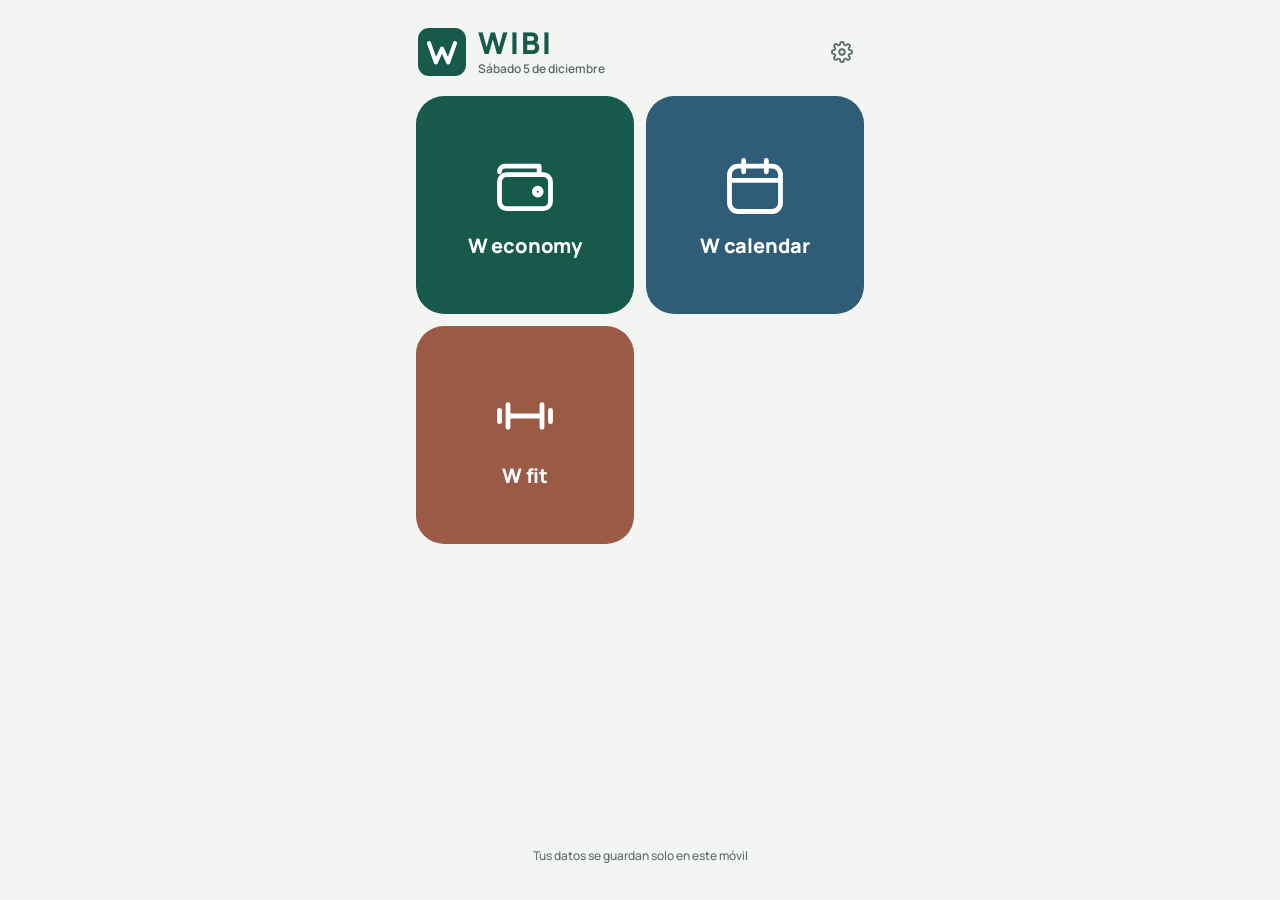
<file: index.html>
<!doctype html>
<html lang="es">
<head>
<meta charset="utf-8">
<meta name="viewport" content="width=device-width, initial-scale=1, viewport-fit=cover">
<title>WIBI</title>
<meta name="theme-color" content="#F2F5F2">
<meta name="description" content="WIBI: app personal para el móvil">
<link rel="manifest" href="manifest.webmanifest">
<link rel="icon" type="image/png" sizes="192x192" href="icons/icon-192.png">
<link rel="apple-touch-icon" href="icons/apple-touch-icon.png">
<meta name="apple-mobile-web-app-capable" content="yes">
<meta name="mobile-web-app-capable" content="yes">
<meta name="apple-mobile-web-app-title" content="WIBI">
<meta name="apple-mobile-web-app-status-bar-style" content="default">
<link rel="preconnect" href="https://fonts.googleapis.com">
<link rel="preconnect" href="https://fonts.gstatic.com" crossorigin>
<link href="https://fonts.googleapis.com/css2?family=Figtree:wght@400;500;600;700;800&amp;family=Manrope:wght@400;500;600;700;800&amp;family=Bricolage+Grotesque:wght@600;700;800&amp;family=Barlow:wght@400;500;600;700&amp;family=Barlow+Condensed:wght@600;700;800&amp;family=Rubik:wght@400;500;600;700;800&amp;display=swap" rel="stylesheet">
<link rel="stylesheet" href="css/styles.css?v=0.43.0">
<link rel="stylesheet" href="css/calendar.css?v=0.43.0">
<link rel="stylesheet" href="css/economy.css?v=0.43.0">
<link rel="stylesheet" href="css/fit.css?v=0.43.0">
</head>
<body>
<div id="app"></div>
<div id="overlay-root"></div>
<script type="module" src="js/main.js"></script>
</body>
</html>
</file>
<file: css/styles.css>
/* ============================================================
   WIBI · estilos
   Los colores viven en variables (--nombre). Cambiar de claro a
   oscuro solo cambia el valor de esas variables.
   ============================================================ */

:root {
  --bg: #F2F5F2;
  --card: #FFFFFF;
  --text: #1B2A26;
  --muted: #5B6B66;
  --line: #E4EBE7;
  --track: #F2F5F2;
  --primary: #17594A;
  --on-primary: #FFFFFF;
  --accent-text: #17594A;
  --outline: #17594A;
  --banner-bg: #FBF1DC;
  --banner-text: #6B4A0A;
  --banner-btn: #17594A;
  --banner-btn-text: #FFFFFF;
  --danger: #A33A2B;
  color-scheme: light;
}

:root[data-theme="dark"] {
  --bg: #0F1A17;
  --card: #1A2824;
  --text: #E6EFEB;
  --muted: #9DB0A9;
  --line: #26372F;
  --track: #0F1A17;
  --primary: #17594A;
  --on-primary: #FFFFFF;
  --accent-text: #7FD4BB;
  --outline: #7FD4BB;
  --banner-bg: #2B2412;
  --banner-text: #F0D79A;
  --banner-btn: #E0A33A;
  --banner-btn-text: #2B1D00;
  --danger: #F08A78;
  color-scheme: dark;
}

* { box-sizing: border-box; -webkit-tap-highlight-color: transparent; }

html, body {
  margin: 0;
  background: var(--bg);
  color: var(--text);
  font-family: 'Manrope', system-ui, -apple-system, 'Segoe UI', Roboto, sans-serif;
  -webkit-text-size-adjust: 100%;
}

body { min-height: 100vh; min-height: 100dvh; }

button { font: inherit; color: inherit; cursor: pointer; border: 0; background: none; padding: 0; }
button:focus-visible, label:focus-within, a:focus-visible { outline: 3px solid var(--outline); outline-offset: 2px; }

svg.icon { width: 1em; height: 1em; display: block; }

/* ---------- Estructura de pantalla ---------- */

#app {
  max-width: 480px;
  margin: 0 auto;
  min-height: 100vh;
  min-height: 100dvh;
  display: flex;
  flex-direction: column;
  gap: 12px;
  padding: calc(20px + env(safe-area-inset-top)) 16px calc(24px + env(safe-area-inset-bottom)) 16px;
}

.spacer { flex: 1; }
.footnote { font-size: 12px; font-weight: 500; color: var(--muted); text-align: center; }

/* ---------- Cabecera de inicio ---------- */

.home-top { display: flex; align-items: center; justify-content: space-between; min-height: 64px; }
.brand { display: flex; align-items: center; gap: 12px; padding-left: 2px; }
.brand svg { width: 48px; height: 48px; display: block; }
.brand-text { display: flex; flex-direction: column; gap: 1px; }
.wordmark { font-size: 30px; font-weight: 800; letter-spacing: 2px; line-height: 1.05; color: var(--accent-text); }
.today { font-size: 12px; font-weight: 600; color: var(--muted); }

.icon-btn {
  width: 44px; height: 44px; border-radius: 22px;
  display: flex; align-items: center; justify-content: center;
  font-size: 22px; color: var(--muted);
}
.icon-btn.filled { background: var(--card); color: var(--text); font-size: 20px; }

/* ---------- Aviso de copia ---------- */

.banner {
  background: var(--banner-bg);
  border-radius: 20px;
  padding: 12px 12px 12px 16px;
  display: flex; align-items: center; gap: 12px;
}
.banner p { flex: 1; margin: 0; font-size: 13px; font-weight: 600; color: var(--banner-text); line-height: 1.4; }
.banner button {
  height: 44px; padding: 0 18px; border-radius: 22px;
  background: var(--banner-btn); color: var(--banner-btn-text);
  font-size: 13px; font-weight: 800;
}

/* ---------- Cuadrados de las secciones ---------- */

.grid { display: grid; grid-template-columns: repeat(2, minmax(0, 1fr)); gap: 12px; }

.tile {
  aspect-ratio: 1 / 1;
  border-radius: 28px;
  padding: 16px;
  display: flex; flex-direction: column; align-items: center; justify-content: center;
  gap: 12px;
  text-align: center;
}
.tile .tile-icon { font-size: 68px; line-height: 0; }
.tile .tile-icon svg { stroke-width: 1.7; }
.tile .tile-name { font-size: 20px; font-weight: 800; letter-spacing: -0.2px; }
.tile .tile-soon { font-size: 11px; font-weight: 700; margin-top: -10px; }

.tile.active { background: var(--c); color: var(--on); }

.tile.pending {
  border: 1.5px dashed color-mix(in srgb, var(--c) 55%, var(--bg));
  background: color-mix(in srgb, var(--c) 13%, var(--bg));
  color: color-mix(in srgb, var(--c) 82%, #000);
  gap: 8px;
}
:root[data-theme="dark"] .tile.pending { color: color-mix(in srgb, var(--c) 45%, #fff); }

/* ---------- Pantallas interiores ---------- */

.top { display: flex; align-items: center; gap: 12px; min-height: 56px; }
.top h1 { margin: 0; font-size: 22px; font-weight: 800; letter-spacing: -0.3px; }

.card { background: var(--card); border-radius: 20px; padding: 16px; display: flex; flex-direction: column; gap: 12px; }
.card h2 { margin: 0; font-size: 14px; font-weight: 700; }
.card .hint { margin: 0; font-size: 12px; font-weight: 500; color: var(--muted); line-height: 1.45; }
.head { display: flex; flex-direction: column; gap: 2px; }

.segmented { background: var(--track); border-radius: 16px; padding: 4px; display: flex; gap: 4px; }
.segmented button {
  flex: 1; height: 44px; border-radius: 12px;
  font-size: 13px; font-weight: 700; color: var(--muted);
}
.segmented button[aria-pressed="true"] { background: var(--primary); color: var(--on-primary); font-weight: 800; }

.row-card { text-align: left; width: 100%; flex-direction: row; align-items: center; }
.row-card .grow { flex: 1; display: flex; flex-direction: column; gap: 8px; }
.row-card .chev { font-size: 16px; color: var(--muted); }
.dots { display: flex; gap: 6px; }
.dots span { width: 22px; height: 22px; border-radius: 11px; display: block; }

.btn-row { display: flex; gap: 8px; }
.btn {
  flex: 1; height: 48px; border-radius: 24px;
  font-size: 14px; font-weight: 800;
  display: flex; align-items: center; justify-content: center; gap: 8px;
}
.btn .icon { font-size: 18px; stroke-width: 2.2; }
.btn.primary { background: var(--primary); color: var(--on-primary); }
.btn.outline { border: 2px solid var(--outline); color: var(--outline); }
.btn.danger { background: var(--danger); color: #fff; }
.btn:disabled { opacity: 0.6; cursor: default; }
.text-btn { height: 44px; font-size: 13px; font-weight: 800; color: var(--accent-text); align-self: center; padding: 0 12px; }

.lines { display: flex; flex-direction: column; gap: 2px; font-size: 12px; font-weight: 500; color: var(--muted); line-height: 1.45; }

/* ---------- Color de las secciones ---------- */

.color-card { padding: 12px 16px; gap: 8px; }
.color-head { display: flex; align-items: center; gap: 10px; }
.mini-tile {
  width: 36px; height: 36px; border-radius: 12px;
  background: var(--c); color: var(--on);
  display: flex; align-items: center; justify-content: center; font-size: 20px;
}
.color-name { font-size: 15px; font-weight: 700; }

.swatches { display: flex; justify-content: space-between; }
.swatch { position: relative; width: 44px; height: 44px; display: flex; align-items: center; justify-content: center; }
.swatch .dot {
  width: 32px; height: 32px; border-radius: 50%;
  background: var(--s); color: #fff;
  display: flex; align-items: center; justify-content: center; font-size: 14px;
}
.swatch .dot .icon { stroke-width: 3; }
.swatch[aria-pressed="true"] .dot, .swatch.custom.chosen .dot { width: 30px; height: 30px; outline: 2.5px solid var(--text); outline-offset: 2px; }
.swatch.custom .dot { background: transparent; border: 1.5px dashed var(--muted); color: var(--muted); }
.swatch.custom.chosen .dot { background: var(--s); border: 0; color: var(--on); }
.swatch.custom input { position: absolute; inset: 0; width: 100%; height: 100%; opacity: 0; cursor: pointer; }

/* ---------- Avisos y diálogos ---------- */

.toast {
  position: fixed; left: 50%; transform: translateX(-50%);
  bottom: calc(24px + env(safe-area-inset-bottom));
  max-width: min(440px, calc(100vw - 32px));
  background: var(--text); color: var(--bg);
  padding: 12px 18px; border-radius: 22px;
  font-size: 13px; font-weight: 700; text-align: center; z-index: 30;
}

.modal-back {
  position: fixed; inset: 0; background: rgba(0, 0, 0, 0.5);
  display: flex; align-items: center; justify-content: center;
  padding: 24px; z-index: 20;
}
.modal { background: var(--card); color: var(--text); border-radius: 24px; padding: 20px; width: 100%; max-width: 380px; display: flex; flex-direction: column; gap: 12px; }
.modal h2 { margin: 0; font-size: 18px; font-weight: 800; }
.modal p { margin: 0; font-size: 14px; font-weight: 500; color: var(--muted); line-height: 1.5; }

/* ---------- Secciones en construcción ---------- */

.construction { align-items: center; text-align: center; padding: 32px 16px; gap: 14px; }
.construction .tile-icon { font-size: 64px; line-height: 0; color: var(--c); }
.construction .tile-icon svg { stroke-width: 1.7; }
.construction h2 { font-size: 18px; font-weight: 800; }

/* ---------- Campos dentro de diálogos ---------- */

.modal .field { display: flex; flex-direction: column; gap: 6px; font-size: 12px; font-weight: 600; color: var(--muted); }
.modal .field input {
  height: 48px; border: 1px solid var(--field, #8AA09A); border-radius: 12px; padding: 0 12px;
  font: inherit; font-size: 16px; font-weight: 600; color: var(--text); background: var(--card);
}

/* ---------- Botón atrás discreto ---------- */
.app-back {
  position: fixed; z-index: 15;
  top: calc(2px + env(safe-area-inset-top, 0px)); left: calc(2px + env(safe-area-inset-left, 0px));
  width: 44px; height: 40px; display: grid; place-items: center;
  color: inherit; opacity: .45; background: none; border: 0; border-radius: 10px;
  -webkit-tap-highlight-color: transparent;
}
.app-back:active { opacity: .9; }
.app-back[hidden] { display: none; }
#app.full.has-back { padding-top: 30px; }

.bk-state { display: flex; align-items: center; justify-content: center; gap: 7px; margin: 0 0 6px; font-size: 12px; font-weight: 700; color: var(--text); opacity: .75; }
.bk-state i { width: 9px; height: 9px; border-radius: 50%; background: #2FA562; }
.bk-state.soon i { background: #E0A33A; } .bk-state.late i { background: #E5484D; }
.toast.nudge { display: flex; align-items: center; gap: 10px; text-align: left; padding: 8px 8px 8px 16px; }
.toast.nudge button { height: 36px; padding: 0 14px; border-radius: 18px; background: var(--bg); color: var(--text); font-size: 12px; font-weight: 800; white-space: nowrap; }
.toast.nudge button.x { padding: 0; width: 36px; background: transparent; color: var(--bg); }
</file>
<file: css/calendar.css>
/* ============================================================
   W calendar · aspecto propio (se activa con la clase "in-cal")
   ============================================================ */

:root.in-cal {
  --bg: #F4F6F8; --card: #FFFFFF; --text: #14202B; --muted: #4A5A69;
  --line: #D5DCE3; --line2: #E6EBF0; --track: #E6EBF0;
  --primary: #0F766E; --on-primary: #FFFFFF; --outline: #0F766E; --accent-text: #0F766E;
  --danger: #B3261E; --field: #8896A3; --hero: #14202B; --hero-text: #FFFFFF; --hero-muted: #C9D3DC;
  --seg-on: #FFFFFF;
}
:root.in-cal[data-theme="dark"] {
  --bg: #0F161C; --card: #1A242D; --text: #E8EEF3; --muted: #9FB0BF;
  --line: #2B3945; --line2: #243039; --track: #243039;
  --primary: #0F766E; --on-primary: #FFFFFF; --outline: #5FD1C6; --accent-text: #5FD1C6;
  --danger: #F08A78; --field: #6E8294; --hero: #22323F; --hero-text: #FFFFFF; --hero-muted: #B5C3CF;
  --seg-on: #34495A;
}
html.in-cal, html.in-cal body { background: var(--bg); font-family: 'Figtree', system-ui, -apple-system, 'Segoe UI', Roboto, sans-serif; }
#app.full { max-width: 480px; padding: 0; gap: 0; }

.cal { flex: 1; display: flex; flex-direction: column; min-height: 100vh; min-height: 100dvh; background: var(--bg); color: var(--text); }
.cal-head { display: flex; align-items: center; gap: 8px; padding: calc(14px + env(safe-area-inset-top)) 16px 8px; }
.cal-head .grow { flex: 1; min-width: 0; }
.cal-sub { font-size: 12px; font-weight: 600; color: var(--muted); }
.cal-title { font-size: 22px; font-weight: 700; line-height: 1.15; }
.ci { display: block; flex: none; }

.cal-round {
  width: 44px; height: 44px; border-radius: 50%; flex: none;
  background: var(--card); color: var(--text); box-shadow: inset 0 0 0 1px var(--line);
  display: flex; align-items: center; justify-content: center;
}
.cal-pill {
  flex: 1; min-width: 0; height: 44px; padding: 0 16px; border-radius: 22px;
  background: var(--card); color: var(--text); box-shadow: inset 0 0 0 1px var(--line);
  display: flex; align-items: center; justify-content: space-between; font-size: 16px; font-weight: 700;
}
.cal-pill span { display: flex; align-items: center; gap: 8px; min-width: 0; }
.cal-pill i { width: 10px; height: 10px; border-radius: 50%; flex: none; }
.cal-head-col { display: flex; flex-direction: column; gap: 8px; padding: calc(12px + env(safe-area-inset-top)) 16px 8px; }
.cal-head-col .row { display: flex; align-items: center; gap: 8px; }
.cal-head-col .row.between { justify-content: space-between; padding-left: 4px; }
.cal-head-col .month-row { padding-left: 4px; }
.cal-head-col .month-row .cal-title { flex: 1; min-width: 0; white-space: nowrap; }
.cal-head-col .month-row .cal-round { width: 36px; height: 36px; }
.cal-today-btn { flex: none; height: 36px; padding: 0 12px; border-radius: 18px; font-size: 13px; font-weight: 700; color: var(--accent-text); box-shadow: inset 0 0 0 1.5px var(--outline); }

.cal-main { display: flex; flex-direction: column; gap: 12px; padding: 8px 16px 0; }
.cal-main.tight { gap: 10px; }
.cal-main.flush { padding: 0; gap: 10px; }
.cal-note { font-size: 14px; color: var(--muted); line-height: 1.45; }
.cal-note.small { font-size: 12px; line-height: 1.4; }

/* Tarjetas */
.cal-cards { display: grid; grid-template-columns: repeat(3, minmax(0, 1fr)); gap: 8px; padding: 0 10px; }
.cal-card { background: var(--card); border-radius: 10px; padding: 6px 10px; box-shadow: inset 0 0 0 1px var(--line); display: flex; align-items: baseline; gap: 5px; white-space: nowrap; min-width: 0; }
.cal-card b { font-size: 16px; font-weight: 700; line-height: 1.1; }
.cal-card span { font-size: 11px; font-weight: 500; color: var(--muted); overflow: hidden; text-overflow: ellipsis; }
.cal-section { background: var(--card); border-radius: 16px; padding: 14px 16px; box-shadow: inset 0 0 0 1px var(--line); display: flex; flex-direction: column; gap: 10px; }
.cal-section h3 { margin: 0; font-size: 14px; font-weight: 700; }
.cal-section .opt { font-size: 12px; color: var(--muted); }
.cal-section .rowh { display: flex; align-items: baseline; justify-content: space-between; gap: 8px; }

/* Cuadrícula del mes */
.cal-week { display: grid; grid-template-columns: repeat(7, minmax(0, 1fr)); gap: 4px; padding: 0 10px; text-align: center; font-size: 12px; font-weight: 600; color: var(--muted); }
.cal-grid { display: grid; grid-template-columns: repeat(7, minmax(0, 1fr)); gap: 4px; padding: 0 10px; }
.cal-cell {
  display: flex; flex-direction: column; gap: 3px; height: 92px; border-radius: 10px; padding: 5px 5px 4px;
  overflow: hidden; text-align: left; background: var(--card); color: var(--muted); box-shadow: inset 0 0 0 1.5px var(--field);
}
.cal-cell.blank { background: transparent; box-shadow: none; }
.cal-cell.painted { box-shadow: none; }
:root { --frame: #8B98A4; }
:root[data-theme="dark"] { --frame: #9AA9B6; }
@media (prefers-color-scheme: dark) { :root:not([data-theme="light"]) { --frame: #9AA9B6; } }
.cal-cell.today { outline: 2.5px solid #E5383B; outline-offset: -2.5px; z-index: 1; }
.cal-cell.today .dn { background: #E5383B; color: #fff; border-radius: 8px; padding: 2px 4px; margin: -2px 0 0 -2px; }
/* Vista del mes: casillas pegadas y más altas */
.cal-grid.month { gap: 0; padding: 0; margin: 0 6px; border-top: 1px solid var(--field); border-left: 1px solid var(--field); }
.cal-grid.month .cal-cell { height: 96px; border-radius: 0; padding: 4px 4px 3px; box-shadow: none; border-right: 1px solid var(--field); border-bottom: 1px solid var(--field); }
.cal-grid.month .cal-cell.blank { background: transparent; color: var(--muted); opacity: 0.45; }
.cal-grid.month .cal-cell.today { box-shadow: none; }
.cal-grid.month .cal-cell .txt { flex: 0 1 auto; border-radius: 4px; padding: 2px 3px; align-self: stretch; }
.cal-week.month { gap: 0; padding: 0; margin: 0 6px; }
.cal-cell .tp { display: flex; justify-content: space-between; align-items: flex-start; line-height: 1; gap: 2px; }
.cal-cell .tp .chips { gap: 2px; margin-top: -1px; }
.cal-cell .dn { font-size: 13px; font-weight: 500; }
.cal-cell .code { font-size: 14px; font-weight: 600; }
.cal-cell .chips { display: flex; gap: 3px; }
.cal-cell .txt { flex: 1 1 0; min-height: 0; font-size: 10px; font-weight: 500; line-height: 1.2; display: -webkit-box; -webkit-line-clamp: 4; -webkit-box-orient: vertical; overflow: hidden; word-break: break-word; }
.cal-chip { width: 12px; height: 12px; border-radius: 3px; background: #FFFFFF; box-shadow: inset 0 0 0 1px rgba(20, 32, 43, 0.25); display: flex; align-items: center; justify-content: center; }
.cal-grid.brush { gap: 6px; padding: 0 16px; touch-action: none; user-select: none; -webkit-user-select: none; }
.cal-grid.brush .cal-cell { height: 58px; padding: 6px 6px 4px; cursor: pointer; background: transparent; }
.cal-grid.brush .cal-cell.painted { background: unset; }
.cal-grid.brush .cal-cell .dn { font-size: 12px; }
.cal-grid.brush .cal-cell .code { font-size: 13px; }
.cal-week.wide { gap: 6px; padding: 0 16px; }

/* Botones */
.cal-btn { height: 52px; border-radius: 14px; background: var(--primary); color: var(--on-primary); font-size: 16px; font-weight: 700; display: flex; align-items: center; justify-content: center; gap: 8px; width: 100%; }
.cal-btn.slim { height: 48px; }
.cal-btn.outline { background: transparent; box-shadow: inset 0 0 0 1.5px var(--outline); color: var(--outline); }
.cal-btn.dashed { background: transparent; box-shadow: none; border: 1.5px dashed var(--outline); color: var(--outline); }
.cal-btn.plain-danger { background: transparent; color: var(--danger); height: 44px; }
.cal-btn.done { width: auto; height: 44px; padding: 0 18px; border-radius: 22px; }
.cal-btn:disabled { opacity: 0.55; }
.cal-foot { margin-top: auto; padding: 16px 16px calc(24px + env(safe-area-inset-bottom)); display: flex; flex-direction: column; gap: 6px; }
.cal-pad { padding: 0 10px; }

/* Barra inferior */
.cal-nav { position: sticky; bottom: 0; margin-top: auto; z-index: 5; display: flex; justify-content: space-around; background: var(--card); border-top: 1px solid var(--line); padding: 6px 8px calc(14px + env(safe-area-inset-bottom)); }
.cal-tab { display: flex; flex-direction: column; align-items: center; justify-content: center; gap: 3px; min-width: 62px; min-height: 48px; font-size: 12px; font-weight: 600; color: var(--muted); }
.cal-tab[aria-current="page"] { color: var(--accent-text); font-weight: 700; }
.cal-spacer { height: 16px; flex: none; }

/* Pestañas tipo segmentado */
.cal-tabs { display: flex; gap: 4px; padding: 4px; border-radius: 14px; background: var(--track); }
.cal-tabs button { flex: 1; min-height: 40px; border-radius: 10px; font-size: 16px; font-weight: 600; color: var(--muted); }
.cal-tabs button[aria-selected="true"], .cal-tabs button[aria-pressed="true"] { background: var(--seg-on); color: var(--text); font-weight: 700; box-shadow: 0 1px 2px rgba(20, 32, 43, 0.18); }
.cal-tabs.small { padding: 3px; border-radius: 12px; gap: 2px; flex: none; }
.cal-tabs.small button { min-width: 56px; min-height: 38px; font-size: 14px; border-radius: 9px; flex: none; }

/* Fichas de turno (pincel y día) */
.cal-tiles { display: grid; gap: 2px; }
.cal-tiles.c7 { grid-template-columns: repeat(7, minmax(0, 1fr)); gap: 0; }
.cal-tiles.c6 { grid-template-columns: repeat(6, minmax(0, 1fr)); }
.cal-tile { border-radius: 14px; padding: 8px 0; display: flex; flex-direction: column; align-items: center; gap: 4px; color: var(--text); min-width: 0; }
.cal-tile[aria-pressed="true"] { background: var(--bg); box-shadow: 0 0 0 2px var(--text); }
.cal-tile .sw { width: 38px; height: 38px; border-radius: 12px; font-size: 17px; font-weight: 700; display: flex; align-items: center; justify-content: center; box-shadow: inset 0 0 0 1px rgba(20, 32, 43, 0.12); }
.cal-tiles.c6 .sw { width: 40px; height: 40px; font-size: 18px; }
.cal-tile .sw.erase { background: var(--card); box-shadow: inset 0 0 0 1.5px var(--field); }
.cal-tile .lab { font-size: 12px; font-weight: 600; max-width: 100%; overflow: hidden; text-overflow: ellipsis; white-space: nowrap; padding: 0 2px; }
.cal-tile[aria-pressed="true"] .lab { font-weight: 700; }
.cal-panel { position: sticky; bottom: 0; margin-top: auto; background: var(--card); border-radius: 20px 20px 0 0; padding: 16px 8px calc(24px + env(safe-area-inset-bottom)); box-shadow: 0 -1px 0 var(--line); display: flex; flex-direction: column; gap: 10px; }
.cal-panel h3 { margin: 0; padding: 0 8px; font-size: 14px; font-weight: 700; }
.cal-count { margin: 0 16px; padding: 10px 12px; border-radius: 12px; background: var(--card); box-shadow: inset 0 0 0 1px var(--line); display: flex; justify-content: space-between; align-items: center; font-size: 14px; }

/* Zonas (botones de elección) */
.cal-zones { display: grid; grid-template-columns: repeat(2, minmax(0, 1fr)); gap: 8px; }
.cal-choice { height: 44px; border-radius: 12px; background: var(--card); box-shadow: inset 0 0 0 1.5px var(--field); font-size: 15px; font-weight: 600; padding: 0 6px; overflow: hidden; text-overflow: ellipsis; white-space: nowrap; }
.cal-choice[aria-pressed="true"] { background: var(--primary); color: var(--on-primary); font-weight: 700; box-shadow: none; }

/* Interruptor */
.cal-switch-row { background: var(--card); border-radius: 16px; padding: 10px 16px; box-shadow: inset 0 0 0 1px var(--line); display: flex; align-items: center; justify-content: space-between; gap: 12px; font-size: 16px; font-weight: 600; }
.cal-switch-row .l { display: flex; align-items: center; gap: 10px; }
.cal-switch { width: 52px; height: 32px; border-radius: 16px; padding: 3px; background: var(--field); display: flex; align-items: center; flex: none; }
.cal-switch i { width: 26px; height: 26px; border-radius: 50%; background: #FFFFFF; display: block; }
.cal-switch[aria-checked="true"] { background: var(--primary); justify-content: flex-end; }

/* Campos */
.cal-field { display: flex; flex-direction: column; gap: 6px; }
.cal-field > span, .cal-label { font-size: 12px; font-weight: 600; color: var(--muted); }
.cal-input, .cal-textarea {
  width: 100%; height: 48px; border: 1px solid var(--field); border-radius: 12px; padding: 0 12px;
  font: inherit; font-size: 16px; font-weight: 600; color: var(--text); background: var(--card);
}
.cal-textarea { height: auto; min-height: 72px; resize: none; padding: 10px 12px; font-weight: 500; }
.cal-grid2 { display: grid; gap: 10px; grid-template-columns: repeat(2, minmax(0, 1fr)); }
.cal-grid2.wide-left { grid-template-columns: minmax(0, 2fr) minmax(0, 1fr); }
.cal-info { background: var(--card); border-radius: 12px; padding: 10px 14px; box-shadow: inset 0 0 0 1px var(--line); display: flex; justify-content: space-between; align-items: center; gap: 8px; }
.cal-info span { font-size: 14px; color: var(--muted); }
.cal-info b { font-size: 16px; font-weight: 700; text-align: right; }
.cal-colors { display: grid; grid-template-columns: repeat(6, minmax(0, 1fr)); gap: 8px; }
.cal-color { height: 40px; border-radius: 10px; display: flex; align-items: center; justify-content: center; box-shadow: inset 0 0 0 1px rgba(20, 32, 43, 0.18); }
.cal-color.empty { box-shadow: none; border: 1.5px dashed var(--field); }
.cal-color.big { height: 44px; border-radius: 12px; }
.cal-color[aria-pressed="true"] { box-shadow: 0 0 0 2px var(--bg), 0 0 0 4px var(--text); }
.cal-colorpick { background: var(--card); border-radius: 12px; padding: 6px 14px; box-shadow: inset 0 0 0 1px var(--line); display: flex; justify-content: space-between; align-items: center; font-size: 16px; font-weight: 600; }
.cal-colorpick input { width: 56px; height: 40px; border: 0; padding: 0; border-radius: 8px; background: transparent; }
.cal-radio { min-height: 64px; background: var(--card); border-radius: 14px; padding: 10px 14px; box-shadow: inset 0 0 0 1px var(--line); display: flex; align-items: center; gap: 12px; font-size: 16px; font-weight: 600; line-height: 1.3; text-align: left; width: 100%; }
.cal-radio.on { box-shadow: inset 0 0 0 2px var(--primary); }
.cal-radio .dot { width: 22px; height: 22px; border-radius: 50%; flex: none; box-shadow: inset 0 0 0 2px var(--field); }
.cal-radio.on .dot { box-shadow: inset 0 0 0 6px var(--primary); }

/* Listas */
.cal-list { display: flex; flex-direction: column; gap: 10px; }
.cal-row { min-height: 72px; background: var(--card); border-radius: 16px; padding: 10px 14px; box-shadow: inset 0 0 0 1px var(--line); display: flex; align-items: center; gap: 12px; text-align: left; width: 100%; color: var(--text); }
.cal-row .sw { width: 44px; height: 44px; border-radius: 12px; font-size: 20px; font-weight: 700; display: flex; align-items: center; justify-content: center; flex: none; box-shadow: inset 0 0 0 1px rgba(20, 32, 43, 0.12); }
.cal-row .sw.sm { width: 40px; height: 40px; font-size: 18px; font-weight: 800; }
.cal-row .tx { flex: 1; min-width: 0; display: flex; flex-direction: column; gap: 2px; }
.cal-row .tx b { font-size: 16px; font-weight: 700; }
.cal-row .tx span { font-size: 14px; color: var(--muted); }
.cal-row .chev { color: var(--muted); }
.cal-lines { background: var(--card); border-radius: 16px; padding: 2px 16px; box-shadow: inset 0 0 0 1px var(--line); display: flex; flex-direction: column; }
.cal-lines .ln { min-height: 52px; display: flex; align-items: center; justify-content: space-between; gap: 8px; text-align: left; width: 100%; font-size: 16px; font-weight: 600; color: var(--text); }
.cal-lines .ln + .ln { border-top: 1px solid var(--line2); }
.cal-lines .ln .r { display: flex; align-items: center; gap: 6px; font-size: 14px; font-weight: 500; color: var(--muted); }
.cal-lines.roomy .ln { min-height: 56px; }

/* Resumen */
.cal-hero { background: var(--hero); color: var(--hero-text); border-radius: 16px; padding: 16px 18px; display: flex; align-items: flex-end; justify-content: space-between; gap: 8px; }
.cal-hero .k { font-size: 14px; font-weight: 600; color: var(--hero-muted); }
.cal-hero .big { font-size: 44px; font-weight: 700; line-height: 1.05; }
.cal-hero .rt { text-align: right; font-size: 14px; font-weight: 600; line-height: 1.5; }
.cal-hero .rt .m { color: var(--hero-muted); }
.cal-bar-row { display: flex; flex-direction: column; gap: 6px; }
.cal-bar-line { display: flex; align-items: center; gap: 10px; }
.cal-bar-line .sw { width: 32px; height: 32px; border-radius: 10px; font-weight: 700; display: flex; align-items: center; justify-content: center; flex: none; box-shadow: inset 0 0 0 1px rgba(20, 32, 43, 0.12); }
.cal-bar-line .nm { flex: 1; min-width: 0; font-size: 16px; font-weight: 600; overflow: hidden; text-overflow: ellipsis; white-space: nowrap; }
.cal-bar-line .dd { font-size: 14px; color: var(--muted); }
.cal-bar-line .hh { min-width: 48px; text-align: right; font-size: 16px; font-weight: 700; }
.cal-bar-line .hh.m { font-size: 14px; font-weight: 400; color: var(--muted); }
.cal-bar { height: 8px; border-radius: 4px; background: var(--track); overflow: hidden; }
.cal-bar i { display: block; height: 100%; border-radius: 4px; box-shadow: inset 0 0 0 1px rgba(20, 32, 43, 0.15); }
.cal-sep { border-top: 1px solid var(--line2); padding-top: 10px; }
.cal-zrow { display: flex; align-items: center; gap: 10px; min-height: 44px; }
.cal-zrow .zn { width: 120px; font-size: 15px; font-weight: 600; overflow: hidden; text-overflow: ellipsis; white-space: nowrap; }
.cal-zrow .zb { flex: 1; height: 10px; border-radius: 5px; background: var(--track); display: flex; overflow: hidden; }
.cal-zrow .zb i { height: 10px; border-radius: 5px; background: var(--primary); display: block; }
.cal-zrow .zc { min-width: 24px; text-align: right; font-size: 16px; font-weight: 700; }
.cal-pend { min-height: 56px; border-radius: 16px; padding: 0 16px; border: 1.5px dashed var(--field); display: flex; align-items: center; justify-content: space-between; width: 100%; color: var(--text); font-size: 16px; font-weight: 600; }
.cal-pend .go { display: flex; align-items: center; gap: 4px; font-size: 14px; font-weight: 700; color: var(--accent-text); }
.cal-pendrow { background: var(--card); border-radius: 16px; padding: 10px 14px; box-shadow: inset 0 0 0 1px var(--line); display: flex; align-items: center; gap: 12px; }
.cal-select { height: 44px; min-width: 152px; border: 1px solid var(--field); border-radius: 12px; padding: 0 10px; font: inherit; font-size: 15px; font-weight: 600; background: var(--card); color: var(--text); }

/* Festivos */
.cal-fest { min-height: 64px; display: flex; align-items: center; gap: 12px; }
.cal-fest + .cal-fest { border-top: 1px solid var(--line2); }
.cal-fest .dt { width: 44px; height: 44px; border-radius: 12px; background: var(--bg); display: flex; flex-direction: column; align-items: center; justify-content: center; line-height: 1.05; flex: none; }
.cal-fest .dt b { font-size: 18px; font-weight: 800; }
.cal-fest .dt span { font-size: 12px; font-weight: 600; color: var(--muted); }
.cal-fest .tx { flex: 1; min-width: 0; display: flex; flex-direction: column; gap: 2px; }
.cal-fest .tx b { font-size: 16px; font-weight: 600; }
.cal-fest .tx span { font-size: 14px; color: var(--muted); }
.cal-fest .del { width: 44px; height: 44px; display: flex; align-items: center; justify-content: center; color: var(--muted); }
.cal-festbanner { display: flex; align-items: center; gap: 8px; background: var(--card); border-radius: 12px; padding: 10px 14px; box-shadow: inset 0 0 0 1px var(--line); font-size: 14px; font-weight: 600; }

/* Selector de calendario (desplegable) */
.cal-sel-back { position: fixed; inset: 0; background: rgba(20, 32, 43, 0.45); z-index: 20; }
.cal-sel { position: absolute; left: 50%; transform: translateX(-50%); width: min(448px, calc(100vw - 32px)); background: var(--card); color: var(--text); border-radius: 18px; box-shadow: 0 8px 24px rgba(20, 32, 43, 0.25); overflow: hidden; display: flex; flex-direction: column; }
.cal-sel button { min-height: 60px; padding: 0 18px; display: flex; align-items: center; justify-content: space-between; text-align: left; font-size: 16px; font-weight: 600; color: var(--text); }
.cal-sel button + button { border-top: 1px solid var(--line2); }
.cal-sel button.on { background: var(--bg); font-weight: 700; }
.cal-sel button.add { color: var(--accent-text); font-weight: 700; justify-content: flex-start; gap: 12px; }
.cal-sel .nm { display: flex; align-items: center; gap: 12px; min-width: 0; }
.cal-sel .nm i { width: 12px; height: 12px; border-radius: 50%; flex: none; }
.cal-empty { text-align: center; padding: 24px 12px; font-size: 14px; color: var(--muted); line-height: 1.5; }

/* Cambio de mes: la cuadrícula sale y entra con un deslizamiento corto */
@keyframes calOutL { to { opacity: 0; transform: translateX(-22px); } }
@keyframes calOutR { to { opacity: 0; transform: translateX(22px); } }
@keyframes calInR { from { opacity: 0; transform: translateX(22px); } to { opacity: 1; transform: none; } }
@keyframes calInL { from { opacity: 0; transform: translateX(-22px); } to { opacity: 1; transform: none; } }
@keyframes calInF { from { opacity: 0; } to { opacity: 1; } }
.out-l { animation: calOutL 110ms ease-in forwards; }
.out-r { animation: calOutR 110ms ease-in forwards; }
.in-r { animation: calInR 220ms cubic-bezier(.2, .7, .2, 1) both; }
.in-l { animation: calInL 220ms cubic-bezier(.2, .7, .2, 1) both; }
.in-f { animation: calInF 200ms ease-out both; }
@media (prefers-reduced-motion: reduce) { .out-l, .out-r, .in-r, .in-l, .in-f { animation: none; } }

/* Burnout del día */
.cal-scale { display: grid; grid-template-columns: repeat(5, minmax(0, 1fr)); gap: 8px; }
.cal-scale button { height: 46px; border-radius: 12px; background: var(--track); color: var(--text); font-size: 16px; font-weight: 600; box-shadow: inset 0 -3px 0 var(--sc), inset 0 0 0 1px var(--line); }
.cal-scale button[aria-pressed="true"] { background: var(--sc); color: #fff; font-weight: 700; box-shadow: none; outline: 2.5px solid var(--text); outline-offset: 2px; }
.cal-scale-hint { display: flex; justify-content: space-between; font-size: 11px; color: var(--muted); margin-top: -4px; }
.cal-causes { display: flex; flex-wrap: wrap; gap: 8px; }
.cal-cause { min-height: 40px; padding: 0 14px; border-radius: 20px; background: var(--track); color: var(--text); font-size: 14px; font-weight: 600; box-shadow: inset 0 0 0 1px var(--line); }
.cal-cause[aria-pressed="true"] { background: var(--primary); color: var(--on-primary); box-shadow: none; }
.cal-cause-row { min-height: 52px; display: flex; align-items: center; gap: 8px; font-size: 16px; font-weight: 600; }
.cal-cause-row + .cal-cause-row { border-top: 1px solid var(--line2); }
.cal-cause-row .nm { flex: 1; min-width: 0; overflow: hidden; text-overflow: ellipsis; white-space: nowrap; }
.cal-cause-row button { min-height: 44px; padding: 0 6px; font-size: 14px; font-weight: 700; color: var(--accent-text); }
.cal-cause-row button.del { color: var(--danger); }

/* Barra de burnout medio del mes (bajo la cuadrícula) */
.cal-stressbar { display: flex; align-items: center; gap: 10px; margin: 0 14px; min-height: 28px; }
.cal-stressbar .l { font-size: 12px; font-weight: 600; color: var(--muted); }
.cal-stressbar .tr { position: relative; flex: 1; height: 8px; border-radius: 4px; background: var(--track); }
.cal-stressbar .fl { position: absolute; inset: 0 auto 0 0; border-radius: 4px; }
.cal-stressbar .tk { position: absolute; top: -2px; bottom: -2px; width: 1px; background: var(--field); opacity: 0.5; }
.cal-stressbar b { font-size: 15px; font-weight: 700; min-width: 30px; text-align: right; }
/* Resumen de burnout */
.cal-bandbar { display: flex; height: 12px; border-radius: 6px; overflow: hidden; background: var(--track); }
.cal-bandbar i { display: block; }
.cal-ybars { display: flex; align-items: flex-end; gap: 5px; height: 110px; }
.cal-ybars div { flex: 1; display: flex; flex-direction: column; justify-content: flex-end; height: 100%; }
.cal-ybars i { display: block; border-radius: 4px 4px 0 0; min-height: 2px; }
.cal-ylabels { display: flex; gap: 5px; font-size: 10px; color: var(--muted); }
.cal-ylabels span { flex: 1; text-align: center; }

/* Horas: bloque destacado más pequeño */
.cal-hero.compact { padding: 12px 16px; align-items: center; }
.cal-hero.compact .big { font-size: 26px; }
.cal-hero.compact .k { font-size: 13px; }
.cal-hero.compact .rt { font-size: 13px; }

/* Comparar calendarios */
.cmp-who { display: grid; grid-template-columns: 1fr 1fr; gap: 8px; }
.cmp-sel { background: var(--card); border-radius: 14px; box-shadow: inset 0 0 0 1px var(--line); padding: 8px 12px; display: flex; flex-direction: column; gap: 2px; min-width: 0; }
.cmp-sel > span { font-size: 11px; font-weight: 700; color: var(--muted); text-transform: uppercase; letter-spacing: .06em; }
.cmp-sel select { width: 100%; min-width: 0; font: inherit; font-size: 15px; font-weight: 700; color: var(--text); background: transparent; border: 0; padding: 2px 0; text-overflow: ellipsis; }
.cmp-chips { display: flex; flex-wrap: wrap; gap: 6px; }
.cmp-chip { display: flex; align-items: center; gap: 6px; min-height: 36px; padding: 0 12px; border-radius: 18px; background: var(--card); box-shadow: inset 0 0 0 1px var(--line); font-size: 13px; font-weight: 600; color: var(--text); }
.cmp-chip i { width: 10px; height: 10px; border-radius: 5px; flex: none; }
.cmp-chip .n { opacity: .7; font-variant-numeric: tabular-nums; }
.cmp-chip[aria-pressed="true"] { background: var(--primary); color: var(--on-primary); box-shadow: none; }
.cmp-grid { display: grid; grid-template-columns: repeat(7, minmax(0, 1fr)); gap: 3px; }
.cmp-cell { position: relative; height: 64px; border-radius: 9px; overflow: hidden; display: flex; flex-direction: column; background: var(--card); text-align: left; }
.cmp-cell.blank { visibility: hidden; }
.cmp-cell::after { content: ""; position: absolute; inset: 0; border-radius: 9px; border: 3px solid transparent; pointer-events: none; z-index: 3; }
.cmp-cell.free::after { border-color: #2F9E6B; } .cmp-cell.same::after { border-color: #3F6FD1; }
.cmp-cell.one::after { border-color: #E0A020; } .cmp-cell.time::after { border-color: #8A5AC8; }
.cmp-cell.dim { opacity: .22; }
.cmp-cell.today { outline: 2px solid #E5383B; outline-offset: -2px; }
.cmp-cell.sel { outline: 2.5px solid var(--text); outline-offset: 1px; z-index: 4; }
.cmp-cell .dn { position: absolute; left: 4px; top: 2px; z-index: 2; font-size: 10px; font-weight: 700; line-height: 14px; padding: 0 3px; border-radius: 4px; background: rgba(255,255,255,.8); color: #14202B; }
.cmp-row { flex: 1; display: flex; align-items: center; justify-content: flex-end; padding-right: 6px; font-size: 13px; font-weight: 700; }
.cmp-row.hers { border-top: 1px solid rgba(255,255,255,.55); }
.cmp-tag { font-size: 12px; font-weight: 700; padding: 3px 9px; border-radius: 10px; color: #fff; }
.cmp-two { display: grid; grid-template-columns: 1fr 1fr; gap: 8px; }
.cmp-sh { display: flex; align-items: center; gap: 10px; background: var(--track); border-radius: 12px; padding: 8px 10px; min-width: 0; }
.cmp-sh .sw { width: 34px; height: 34px; border-radius: 10px; display: grid; place-items: center; font-weight: 800; font-size: 16px; flex: none; }
.cmp-sh .tx { display: flex; flex-direction: column; min-width: 0; }
.cmp-sh .tx span { font-size: 11px; color: var(--muted); white-space: nowrap; overflow: hidden; text-overflow: ellipsis; }
.cmp-sh .tx b { font-size: 12.5px; }
.cmp-sum { display: grid; grid-template-columns: 1fr 1fr; gap: 8px; }
.cmp-sum div { background: var(--card); box-shadow: inset 0 0 0 1px var(--line); border-radius: 14px; padding: 10px 12px; display: flex; flex-direction: column; gap: 2px; }
.cmp-sum b { font-size: 22px; font-variant-numeric: tabular-nums; }
.cmp-sum span { font-size: 12px; color: var(--muted); }
.cmp-sum i { display: inline-block; width: 9px; height: 9px; border-radius: 5px; margin-right: 6px; }
.cmp-best { display: flex; align-items: center; gap: 10px; width: 100%; min-height: 48px; padding: 8px 0; text-align: left; border-top: 1px solid var(--line2); color: var(--text); }
.cmp-best:first-child { border-top: 0; }
.cmp-best .d { width: 40px; text-align: center; line-height: 1.1; flex: none; }
.cmp-best .d b { display: block; font-size: 17px; } .cmp-best .d span { font-size: 11px; color: var(--muted); font-weight: 600; text-transform: uppercase; }
.cmp-best .t { flex: 1; min-width: 0; display: flex; flex-direction: column; gap: 2px; }
.cmp-best .t b { font-size: 14px; } .cmp-best .t span { font-size: 12px; color: var(--muted); }
.cmp-best i { width: 10px; height: 10px; border-radius: 5px; flex: none; }

/* Cambios de turno */
.cs-sb { display: inline-grid; place-items: center; width: 1.4em; height: 1.4em; border-radius: 7px; font-size: .8em; font-weight: 800; vertical-align: .05em; line-height: 1; box-shadow: inset 0 0 0 1px rgba(20, 32, 43, 0.12); }
.cs-sb.none { background: var(--track); color: var(--muted); }
.cs-h { margin: 4px 0 -4px; font-size: 12px; letter-spacing: .08em; text-transform: uppercase; color: var(--muted); font-weight: 700; }
.cs-item { background: var(--card); border-radius: 16px; padding: 12px 14px; box-shadow: inset 0 0 0 1px var(--line); display: flex; flex-direction: column; gap: 6px; text-align: left; width: 100%; color: var(--text); }
.cs-item .r { display: flex; align-items: center; gap: 8px; justify-content: space-between; }
.cs-item b { font-size: 16px; font-weight: 700; }
.cs-item small { font-size: 13px; color: var(--muted); }
.cs-chip { font-size: 11.5px; font-weight: 700; padding: 3px 8px; border-radius: 999px; background: var(--track); color: var(--muted); white-space: nowrap; }
.cs-chip.find { background: rgba(15, 118, 110, .16); color: var(--accent-text); }
.cs-chip.send { background: rgba(238, 139, 79, .22); color: var(--text); }
.cs-chip.ok { background: rgba(76, 175, 122, .24); color: var(--text); }
.cs-day { border-radius: 16px; overflow: hidden; background: var(--card); box-shadow: inset 0 0 0 1px var(--line); }
.cs-day > header { background: var(--track); padding: 9px 12px; display: flex; align-items: center; gap: 8px; font-weight: 700; }
.cs-day > header span { flex: 1; min-width: 0; }
.cs-day > header em { font-style: normal; font-weight: 500; color: var(--muted); font-size: 13px; }
.cs-person { display: flex; align-items: center; gap: 6px; padding: 8px 12px; border-top: 1px solid var(--line2); }
.cs-person .nm { flex: 1; min-width: 0; font-weight: 600; overflow-wrap: anywhere; }
.cs-person.no .nm { text-decoration: line-through; color: var(--muted); font-weight: 500; }
.cs-person.yes { background: rgba(76, 175, 122, .18); }
.cs-sm { font: inherit; font-size: 13px; font-weight: 700; padding: 0 12px; min-height: 40px; border-radius: 10px; box-shadow: inset 0 0 0 1px var(--field); background: var(--card); color: var(--text); }
.cs-sm.yes { color: #1E7A46; box-shadow: inset 0 0 0 1.5px #1E7A46; }
:root[data-theme="dark"] .cs-sm.yes { color: #6FD39A; box-shadow: inset 0 0 0 1.5px #6FD39A; }
.cs-sm.undo { box-shadow: inset 0 0 0 1px var(--field); color: var(--muted); font-weight: 600; }
.cs-x { width: 36px; min-height: 40px; display: grid; place-items: center; color: var(--muted); flex: none; }
.cs-add { display: flex; gap: 6px; padding: 8px 12px; border-top: 1px solid var(--line2); }
.cs-add input { flex: 1; min-width: 0; height: 40px; font: inherit; padding: 0 10px; border-radius: 10px; border: 1px solid var(--field); background: var(--bg); color: var(--text); }
.cs-banner { background: rgba(76, 175, 122, .2); border-radius: 16px; padding: 12px; display: flex; flex-direction: column; gap: 10px; font-weight: 600; }
.cs-steps { display: flex; gap: 6px; }
.cs-steps div { flex: 1; text-align: center; font-size: 12px; font-weight: 700; padding: 8px 4px; border-radius: 10px; background: var(--track); color: var(--muted); }
.cs-steps div.on { background: var(--primary); color: var(--on-primary); }
.cs-steps div.done { background: rgba(15, 118, 110, .18); color: var(--accent-text); }
.cs-kv { background: var(--card); border-radius: 16px; padding: 12px 14px; box-shadow: inset 0 0 0 1px var(--line); display: flex; flex-direction: column; gap: 10px; }
.cs-kv div { display: flex; flex-direction: column; gap: 1px; }
.cs-kv span { font-size: 12px; color: var(--muted); font-weight: 600; }
.cs-kv b { font-size: 16px; }
.cs-apply { border: 1.5px dashed var(--outline); border-radius: 16px; padding: 12px 14px; display: flex; flex-direction: column; gap: 8px; font-size: 14px; }

.cs-zs { border-radius: 12px; }
.cs-zs summary { display: flex; align-items: center; gap: 10px; min-height: 44px; cursor: pointer; list-style: none; }
.cs-zs summary::-webkit-details-marker { display: none; }
.cs-zs .zn { width: 120px; font-size: 15px; font-weight: 600; overflow: hidden; text-overflow: ellipsis; white-space: nowrap; }
.cs-zs .zb { flex: 1; height: 10px; border-radius: 5px; background: var(--track); display: flex; overflow: hidden; }
.cs-zs .zb i { height: 10px; border-radius: 5px; display: block; }
.cs-zs .zc { min-width: 30px; text-align: right; font-size: 16px; font-weight: 700; }
.cs-zs.few { opacity: .55; }
.cs-zd { font-size: 13px; color: var(--muted); line-height: 1.45; padding: 0 4px 8px; }

/* Cambios de turno: día a librar destacado, un color y una letra por cada día ofrecido */
.cal { --o1: #C2410C; --o2: #1D4ED8; --o3: #7E22CE; --o4: #0F766E; --o5: #BE185D; --o6: #A16207;
  --o1s: #FBE3D6; --o2s: #DCE6FB; --o3s: #EBDDFA; --o4s: #D3EDEA; --o5s: #FADCEA; --o6s: #F5E9C8; }
:root[data-theme="dark"] .cal { --o1: #FB923C; --o2: #7DA2FF; --o3: #C79BF5; --o4: #4FD1C5; --o5: #F58BBA; --o6: #E8C158;
  --o1s: #3A2415; --o2s: #1B2740; --o3s: #2C1D3E; --o4s: #133533; --o5s: #3A1A2A; --o6s: #352B10; }
.cs-hero { border-radius: 16px; padding: 12px 14px; display: flex; flex-direction: column; gap: 2px; background: color-mix(in srgb, var(--sc) 26%, var(--card)); box-shadow: inset 0 0 0 1px color-mix(in srgb, var(--sc) 70%, var(--line)); border-top: 7px solid var(--sc); }
.cs-hero .lab { font-size: 11px; letter-spacing: .1em; text-transform: uppercase; font-weight: 700; color: var(--muted); }
.cs-hero .t { font-size: 25px; font-weight: 800; letter-spacing: -.01em; display: flex; align-items: center; gap: 10px; flex-wrap: wrap; }
.cs-hero .t .cs-sb { font-size: 16px; }
.cs-hero .sm2 { font-size: 13px; color: var(--muted); font-weight: 600; }
.cs-opt { border-left: 6px solid var(--c); }
.cs-opt > header, .cs-pv { background: var(--cs); }
.cs-opt > header .dd, .cs-pv .dd { flex: 1; min-width: 0; font-weight: 800; }
.cs-dot { width: 26px; height: 26px; border-radius: 50%; background: var(--c); color: var(--card); display: grid; place-items: center; font-weight: 800; font-size: 13px; flex: none; }
.cs-shb { display: inline-flex; align-items: center; gap: 5px; padding: 2px 5px; min-height: 32px; border-radius: 8px; color: var(--text); }
.cs-shb small { font-size: 12px; color: var(--muted); font-weight: 700; }
.cs-shb[aria-expanded="true"] { background: var(--track); }
.cs-tc { display: flex; align-items: center; gap: 6px; flex-wrap: wrap; padding: 8px 12px; border-top: 1px solid var(--line2); }
.cs-tc small { font-size: 12px; color: var(--muted); font-weight: 600; }
.cs-tb { display: inline-flex; align-items: center; gap: 6px; min-height: 38px; padding: 0 12px 0 6px; border-radius: 999px; font: inherit; font-size: 13px; font-weight: 700; color: var(--text); background: var(--card); box-shadow: inset 0 0 0 1.5px var(--field); }
.cs-tb[aria-pressed="true"] { box-shadow: inset 0 0 0 2px var(--text); }
.cs-big { font-size: 17px; font-weight: 600; }
.cs-ex { display: flex; flex-wrap: wrap; gap: 6px; }
.cs-ex button { font: inherit; font-size: 13px; font-weight: 600; padding: 0 11px; min-height: 36px; border-radius: 999px; background: var(--track); color: var(--text); }
.cs-prev { display: flex; flex-direction: column; gap: 8px; }
.cs-pv { display: flex; flex-wrap: wrap; align-items: center; gap: 8px; padding: 8px 10px; border-radius: 12px; border: 1.5px dashed var(--c); }
.cs-pv .cs-tc { width: 100%; padding: 4px 0 0; border: 0; }
.cs-bad, .need { color: #B3261E; font-size: 13px; font-weight: 700; }
:root[data-theme="dark"] .cs-bad, :root[data-theme="dark"] .need { color: #F08A78; }
.cs-mini { display: grid; grid-template-columns: repeat(7, 1fr); gap: 3px; text-align: center; }
.cs-mini .h { font-size: 11px; color: var(--muted); font-weight: 700; }
.cs-mini .c { position: relative; aspect-ratio: 1 / .9; border-radius: 8px; box-shadow: inset 0 0 0 1px var(--line); font-size: 11px; font-weight: 600; color: var(--muted); padding: 2px 0 0 4px; text-align: left; }
.cs-mini .c.past { opacity: .4; }
.cs-mini .c.o { background: var(--cs); box-shadow: inset 0 0 0 1.5px var(--c); color: var(--text); }
.cs-mini .c.o i { position: absolute; right: 3px; bottom: 3px; width: 15px; height: 15px; border-radius: 50%; background: var(--c); color: var(--card); font-style: normal; font-weight: 800; font-size: 10px; display: grid; place-items: center; }
.cs-mini .c.free { box-shadow: inset 0 0 0 2px var(--text); color: var(--text); }
.cs-mini .c.free::after { content: "libro"; position: absolute; left: 0; right: 0; bottom: 2px; text-align: center; font-size: 9px; font-weight: 800; }
.cs-opt > header > .cs-dot, .cs-shb .cs-sb { flex: none; }

/* Hoy: casilla elevada, con marco y sombra */
.cal-cell.today, .cal-grid.month .cal-cell.today { outline: 0; border-radius: 10px; transform: translateY(-3px); z-index: 3;
  box-shadow: 0 0 0 2.5px var(--text), 0 6px 14px rgba(0, 0, 0, .3) !important; }
.cal-cell.today .dn { background: transparent; color: inherit; border-radius: 0; padding: 0; margin: 0; font-weight: 800; }

/* Mes que sigue al dedo */
.cal-main { touch-action: pan-y; }
.cal-pager { overflow: hidden; }
.pg-track { display: flex; width: 300%; align-items: flex-start; will-change: transform; }
.pg-panel { width: 33.3333%; flex: none; display: flex; flex-direction: column; gap: 10px; }
.ttl { overflow: hidden; }
.tt-track { display: flex; width: 300%; will-change: transform; }
.tt-track span { width: 33.3333%; flex: none; white-space: nowrap; overflow: hidden; text-overflow: ellipsis; }
/* Días de los meses vecinos: se ven los turnos, apagados */
.cal-grid.month .cal-cell.blank.ghost { opacity: .5; }

/* Nombre del mes: grande y en el color de la sección, con el año debajo */
.cal-head-col .month-row { min-height: 58px; }
.tt-track span { display: flex; flex-direction: column; gap: 3px; }
.tt-track .mn { font-size: 30px; font-weight: 800; letter-spacing: -.02em; line-height: 1; color: var(--accent-text); }
.tt-track .yr { font-size: 13px; font-weight: 700; letter-spacing: .08em; color: var(--muted); }
</file>
<file: css/economy.css>
/* ============================================================
   W economy · estilos (usan los colores base de WIBI, claros y oscuros)
   ============================================================ */

:root {
  --soft: #F2F5F2; --soft2: #E8EEEA; --green-soft: #E3F1EC; --blue-soft: #DCEBF1; --amber-soft: #F6E8CC;
  --blue: #2E7F96; --line-soft: #EEF2EF; --dash: #A9BDB5;
  --s1: #4A8FB5; --s2: #2F8F6B; --s3: #8A6FB5; --s1b: #DCEAF2; --s2b: #DDF0E6; --s3b: #E8E2F3; --inv: #9AA9A2;
  --sand: #F6EBD3; --mist: #DCE6EC; --lav: #E6E2F0;
  --med: #DDF0E6; --med-strong: #2F8F6B; --med-text: #14503C; --lar: #DCE3EA; --lar-strong: #4F6678; --lar-text: #2A3B4A; --gain: #8FD17A; --pos: #1E7A55; --neg: #B5483B;
}
:root[data-theme="dark"] {
  --soft: #0F1A17; --soft2: #223530; --green-soft: #1F3A32; --blue-soft: #1B3540; --amber-soft: #3A3018;
  --blue: #6EC0D8; --line-soft: #223530; --dash: #4A6158;
  --s1: #74B3D6; --s2: #5CCB9D; --s3: #B39CDB; --s1b: #1B3340; --s2b: #1C3A30; --s3b: #2C2740; --inv: #5E7068;
  --sand: #3A3220; --mist: #222E3A; --lav: #2C2740;
  --med: #1C3A30; --med-strong: #5CCB9D; --med-text: #BDEBD6; --lar: #222E3A; --lar-strong: #8FA7BC; --lar-text: #D3DEE8; --gain: #A6E08F; --pos: #6FD0A8; --neg: #E58A7C;
}

.eco { flex: 1; display: flex; flex-direction: column; min-height: 100vh; min-height: 100dvh; background: var(--bg); color: var(--text); }
.eco-body { flex: 1; display: flex; flex-direction: column; gap: 12px; padding: calc(20px + env(safe-area-inset-top)) 16px 16px; }
.eco-head { display: flex; align-items: center; gap: 10px; min-height: 44px; }
.eco-head .grow { flex: 1; min-width: 0; display: flex; flex-direction: column; }
.eco-sub { font-size: 12px; font-weight: 600; color: var(--muted); }
.eco-h1 { white-space: nowrap; font-size: 22px; font-weight: 800; letter-spacing: -0.3px; line-height: 1.15; }
.eco-round { width: 44px; height: 44px; border-radius: 22px; background: var(--card); color: var(--text); display: flex; align-items: center; justify-content: center; flex: none; }
.eco-round.ghost { background: transparent; color: var(--muted); width: 36px; }
.eco-head { gap: 6px; }
.eco-round:disabled { opacity: 0.35; }
.eco-pill-btn { height: 44px; padding: 0 18px; border-radius: 22px; background: var(--card); color: var(--accent-text); font-size: 14px; font-weight: 800; flex: none; display: inline-flex; align-items: center; justify-content: center; gap: 6px; white-space: nowrap; }
.ei { display: block; flex: none; }

.eco-hero { background: var(--primary); border-radius: 24px; padding: 18px 20px; color: #fff; display: flex; flex-direction: column; gap: 10px; }
.eco-hero .k { font-size: 13px; font-weight: 600; color: #E3F1EC; }
.eco-hero .big { font-size: 36px; font-weight: 800; letter-spacing: -1px; line-height: 1; }
.eco-hero .meter { height: 8px; border-radius: 4px; background: rgba(255, 255, 255, 0.22); overflow: hidden; }
.eco-hero .meter i { display: block; height: 100%; border-radius: 4px; background: #fff; }
.eco-hero .foot { display: flex; justify-content: space-between; font-size: 12px; font-weight: 600; color: #E3F1EC; }

.eco-grid2 { display: grid; grid-template-columns: repeat(2, minmax(0, 1fr)); gap: 12px; }
.eco-card { background: var(--card); border-radius: 20px; padding: 14px 16px; display: flex; flex-direction: column; gap: 4px; }
.eco-card.pad { padding: 16px; gap: 10px; }
.eco-card .k { font-size: 12px; font-weight: 600; color: var(--muted); }
.eco-card .v { font-size: 20px; font-weight: 800; }
.eco-card h3 { margin: 0; font-size: 14px; font-weight: 700; }
.eco-bar { display: flex; height: 8px; border-radius: 4px; overflow: hidden; gap: 2px; margin: 4px 0 2px; background: var(--soft); }
.eco-bar.thick { height: 12px; border-radius: 6px; margin: 0; }
.eco-bar i { display: block; height: 100%; min-width: 0; }
.eco-leg { display: flex; align-items: center; gap: 6px; font-size: 12px; font-weight: 600; }
.eco-leg .dot { width: 8px; height: 8px; border-radius: 4px; flex: none; }
.eco-leg .grow { flex: 1; min-width: 0; overflow: hidden; text-overflow: ellipsis; white-space: nowrap; }
.eco-cat { display: flex; align-items: center; gap: 8px; font-size: 13px; font-weight: 600; }
.eco-cat .dot { width: 10px; height: 10px; border-radius: 5px; flex: none; }
.eco-cat .grow { flex: 1; min-width: 0; overflow: hidden; text-overflow: ellipsis; white-space: nowrap; }
.eco-cat .p { color: var(--muted); font-weight: 500; }
.eco-cat .a { min-width: 76px; text-align: right; }
.eco-note { font-size: 13px; font-weight: 500; color: var(--muted); line-height: 1.45; }
.eco-info { display: flex; align-items: flex-start; gap: 10px; padding: 14px 16px; border-radius: 18px; background: var(--soft2); font-size: 13px; font-weight: 500; color: var(--text); line-height: 1.45; }
.eco-info.warn { background: var(--amber-soft); }
.eco-empty { text-align: center; padding: 20px 12px; font-size: 14px; font-weight: 600; color: var(--muted); line-height: 1.5; }

/* Barra inferior */
.eco-nav { position: sticky; bottom: 0; z-index: 5; margin-top: auto; background: var(--card); border-top: 1px solid var(--line); display: flex; align-items: center; justify-content: space-around; padding: 0 8px env(safe-area-inset-bottom); height: calc(76px + env(safe-area-inset-bottom)); }
.eco-tab { width: 64px; height: 56px; display: flex; flex-direction: column; align-items: center; justify-content: center; gap: 3px; color: var(--muted); font-size: 11px; font-weight: 600; }
.eco-tab[aria-current="page"] { color: var(--accent-text); font-weight: 700; }
.eco-plus { width: 52px; height: 52px; border-radius: 26px; background: var(--primary); color: #fff; display: flex; align-items: center; justify-content: center; margin-top: -18px; box-shadow: 0 6px 14px rgba(23, 89, 74, 0.35); }

/* Formularios */
.eco-amount { background: var(--card); border-radius: 24px; padding: 18px 20px; display: flex; flex-direction: column; gap: 4px; }
.eco-amount label { font-size: 13px; font-weight: 600; color: var(--muted); }
.eco-amount .line { display: flex; align-items: baseline; gap: 6px; }
.eco-amount input { flex: 1; min-width: 0; border: 0; background: transparent; outline: none; font: inherit; font-size: 44px; font-weight: 800; letter-spacing: -1px; color: var(--text); padding: 0; }
.eco-amount input.green { color: var(--accent-text); }
.eco-amount .eur { font-size: 28px; font-weight: 800; color: var(--muted); }
.eco-chips { display: flex; flex-wrap: wrap; gap: 8px; }
.eco-chip { height: 44px; padding: 0 16px; border-radius: 22px; background: var(--soft); color: var(--text); font-size: 14px; font-weight: 700; }
.eco-chip[aria-pressed="true"] { background: var(--primary); color: #fff; }
.eco-chip.new { background: transparent; border: 2px dashed var(--dash); color: var(--accent-text); }
.eco-rows { display: flex; flex-direction: column; background: var(--card); border-radius: 24px; overflow: hidden; }
.eco-formrow { position: relative; display: flex; align-items: center; gap: 12px; padding: 0 16px; min-height: 56px; text-align: left; width: 100%; color: var(--text); }
.eco-formrow + .eco-formrow { border-top: 1px solid var(--line); }
.eco-formrow .l { flex: 1; font-size: 15px; font-weight: 700; }
.eco-formrow .r { font-size: 13px; font-weight: 700; color: var(--accent-text); }
.eco-formrow svg { color: var(--muted); }
.eco-formrow input[type="date"] { position: absolute; inset: 0; width: 100%; height: 100%; opacity: 0; }
.eco-formrow input[type="text"] { flex: 1; min-width: 0; border: 0; background: transparent; outline: none; font: inherit; font-size: 15px; font-weight: 600; color: var(--text); padding: 0; }
.eco-btn { height: 56px; border-radius: 28px; background: var(--primary); color: #fff; font-size: 16px; font-weight: 800; box-shadow: 0 6px 14px rgba(23, 89, 74, 0.3); width: 100%; flex: none; }
.eco-btn.outline { background: transparent; box-shadow: inset 0 0 0 2px var(--outline); color: var(--outline); }
.eco-btn:disabled { opacity: 0.55; }
.eco-btn.text { height: 44px; background: transparent; box-shadow: none; color: var(--danger); font-size: 14px; }
.eco-foot { margin-top: auto; padding-top: 8px; display: flex; flex-direction: column; gap: 4px; }
.eco-fields { display: flex; flex-direction: column; gap: 6px; }
.eco-fields > label, .eco-label { font-size: 12px; font-weight: 700; color: var(--muted); }
.eco-input { height: 52px; border: 1px solid var(--field, #8AA09A); border-radius: 16px; padding: 0 14px; font: inherit; font-size: 16px; font-weight: 700; color: var(--text); background: var(--card); width: 100%; }
.eco-input.unit { padding-right: 40px; }
.eco-unit { position: relative; }
.eco-unit span { position: absolute; right: 14px; top: 50%; transform: translateY(-50%); font-size: 15px; font-weight: 700; color: var(--muted); }
.eco-seg { display: flex; padding: 4px; border-radius: 28px; background: var(--card); gap: 4px; }
.eco-seg button { flex: 1; height: 40px; border-radius: 20px; font-size: 13px; font-weight: 700; color: var(--text); min-width: 0; padding: 0 4px; }
.eco-seg button[aria-pressed="true"], .eco-seg button[aria-selected="true"] { background: var(--primary); color: #fff; }
.eco-section { font-size: 12px; font-weight: 700; letter-spacing: 0.6px; color: var(--muted); padding: 4px 4px 0; }

/* Listas */
.eco-list { background: var(--card); border-radius: 24px; overflow: hidden; display: flex; flex-direction: column; padding-bottom: 8px; }
.eco-day { font-size: 12px; font-weight: 700; letter-spacing: 0.6px; color: var(--muted); padding: 12px 16px 4px; }
.eco-item { min-height: 58px; padding: 0 16px; display: flex; align-items: center; gap: 12px; text-align: left; width: 100%; color: var(--text); }
.eco-item + .eco-item { border-top: 1px solid var(--line-soft); }
.eco-day + .eco-item { border-top: 0; }
.eco-item .dot { width: 10px; height: 10px; border-radius: 5px; flex: none; }
.eco-item .tx { flex: 1; min-width: 0; display: flex; flex-direction: column; gap: 1px; }
.eco-item .tx b { font-size: 15px; font-weight: 700; overflow: hidden; text-overflow: ellipsis; white-space: nowrap; }
.eco-item .tx span { font-size: 12px; font-weight: 600; color: var(--muted); }
.eco-item .am { font-size: 15px; font-weight: 800; white-space: nowrap; }
.eco-item .am.in { color: var(--accent-text); }
.eco-item .am.sv { color: var(--blue); }
.eco-tag { font-size: 11px; font-weight: 700; color: var(--muted); background: var(--line-soft); border-radius: 10px; padding: 2px 7px; margin-left: 6px; }
.eco-dashbtn { height: 52px; border-radius: 20px; border: 2px dashed var(--dash); color: var(--accent-text); font-size: 15px; font-weight: 800; display: flex; align-items: center; justify-content: center; gap: 8px; width: 100%; }

/* ---- Ahorro: bloques de medio y largo plazo ---- */
.sv-zone { border-radius: 26px; padding: 16px; display: flex; flex-direction: column; gap: 12px; }
.sv-zone.med { background: var(--med); color: var(--med-text); }
.sv-zone.lar { background: var(--lar); color: var(--lar-text); }
.sv-zone .t { font-size: 13px; font-weight: 700; opacity: 0.85; }
.sv-zone .big { font-size: 32px; font-weight: 800; letter-spacing: -1px; line-height: 1.05; font-variant-numeric: tabular-nums; }
.sv-zone .zsub { display: flex; gap: 14px; flex-wrap: wrap; font-size: 12px; font-weight: 600; }
.sv-cush { display: flex; flex-direction: column; gap: 6px; }
.sv-cush .bar { height: 10px; border-radius: 5px; background: var(--card); display: flex; overflow: hidden; gap: 2px; }
.sv-cush .bar i { display: block; height: 100%; }
.sv-cush .lg { display: flex; justify-content: space-between; font-size: 12px; font-weight: 600; }
.sv-acc { background: var(--card); color: var(--text); border-radius: 18px; padding: 13px 14px; display: flex; flex-direction: column; gap: 9px; width: 100%; text-align: left; }
.sv-zone.med .sv-acc { box-shadow: inset 0 0 0 1px #C9E6D8; }
.sv-zone.lar .sv-acc { box-shadow: inset 0 0 0 1px #C6D1DB; }
:root[data-theme="dark"] .sv-zone.med .sv-acc { box-shadow: inset 0 0 0 1px #274A3D; }
:root[data-theme="dark"] .sv-zone.lar .sv-acc { box-shadow: inset 0 0 0 1px #2E3D4C; }
.sv-acc .top { display: flex; justify-content: space-between; align-items: baseline; gap: 8px; }
.sv-acc .nm { display: block; font-weight: 800; font-size: 15px; }
.sv-acc .ty { display: block; font-size: 12px; color: var(--muted); font-weight: 600; }
.sv-acc .val { white-space: nowrap; font-weight: 800; font-size: 18px; font-variant-numeric: tabular-nums; }
.sv-acc .trio { display: grid; grid-template-columns: 0.8fr 0.9fr 1.6fr; gap: 6px; }
.sv-acc .trio > span { display: flex; flex-direction: column; gap: 1px; min-width: 0; }
.sv-acc .trio .k { font-style: normal; font-size: 11px; font-weight: 600; color: var(--muted); }
.sv-acc .trio b { white-space: nowrap; font-size: 13.5px; font-weight: 800; font-variant-numeric: tabular-nums; }
.sv-acc .pos { color: var(--pos); } .sv-acc .neg { color: var(--neg); }
.sv-acc .mini { height: 6px; border-radius: 3px; background: var(--soft); display: flex; overflow: hidden; }
.sv-acc .mini i { display: block; height: 100%; }
.sv-zone.med .mini i.a { background: var(--med-strong); } .sv-zone.lar .mini i.a { background: var(--lar-strong); }
.sv-acc .mini i.g { background: var(--gain); }
.sv-big { height: 52px; border-radius: 26px; font-size: 16px; font-weight: 800; color: #fff; width: 100%; }
.sv-zone.med .sv-big { background: var(--med-strong); } .sv-zone.lar .sv-big { background: var(--lar-strong); }
:root[data-theme="dark"] .sv-big { color: #0B1311; }
.sv-link { height: 32px; font-size: 12.5px; font-weight: 700; text-decoration: underline; text-underline-offset: 3px; opacity: 0.8; color: inherit; background: none; }
.sv-out { height: 52px; border-radius: 26px; background: var(--card); color: var(--text); font-size: 15px; font-weight: 800; width: 100%; }
.sv-tag { font-size: 11px; font-weight: 800; padding: 4px 10px; border-radius: 999px; }
.sv-tag.med { background: var(--med); color: var(--med-text); } .sv-tag.lar { background: var(--lar); color: var(--lar-text); }
.sv-sw { display: flex; align-items: center; justify-content: space-between; gap: 12px; background: var(--card); border-radius: 18px; padding: 14px 16px; }
.sv-sw .tx { display: flex; flex-direction: column; gap: 2px; } .sv-sw b { font-size: 14px; } .sv-sw .tx span { font-size: 12px; color: var(--muted); line-height: 1.35; }
.sv-tg { width: 48px; height: 28px; border-radius: 14px; background: var(--dash); position: relative; flex: none; }
.sv-tg i { position: absolute; top: 3px; left: 3px; width: 22px; height: 22px; border-radius: 11px; background: #fff; transition: transform 0.15s; }
.sv-tg[aria-checked="true"] { background: var(--primary); } .sv-tg[aria-checked="true"] i { transform: translateX(20px); }
.sv-pick { display: flex; flex-direction: column; gap: 8px; }
.sv-pick .grp { font-size: 11px; font-weight: 800; color: var(--muted); letter-spacing: 0.4px; margin-top: 4px; }
.sv-pick button { display: flex; align-items: center; gap: 12px; background: var(--soft); border-radius: 16px; padding: 12px 14px; text-align: left; width: 100%; box-shadow: inset 0 0 0 2px transparent; color: var(--text); }
.sv-pick button[aria-pressed="true"] { box-shadow: inset 0 0 0 2px var(--primary); }
.sv-pick .ck { width: 22px; height: 22px; border-radius: 7px; border: 2px solid var(--dash); flex: none; display: flex; align-items: center; justify-content: center; color: #fff; font-size: 14px; font-weight: 800; }
.sv-pick button[aria-pressed="true"] .ck { background: var(--primary); border-color: var(--primary); }
.sv-pick .g { flex: 1; min-width: 0; } .sv-pick .nm { display: block; font-weight: 800; font-size: 14px; } .sv-pick .sb { display: block; font-size: 12px; color: var(--muted); }

.eco .sv-big.sv-proj, .eco .sv-big.sv-sim { display: flex; align-items: center; justify-content: center; gap: 10px; }
.eco .sv-big.sv-proj { background: #27B36A; color: #fff; }
.eco .sv-big.sv-sim { background: #F1C04A; color: #3A2E08; }
:root[data-theme="dark"] .eco .sv-big.sv-proj { background: #34C77B; color: #06210F; }
:root[data-theme="dark"] .eco .sv-big.sv-sim { background: #E8B83F; color: #241B03; }

/* ---- Simular: escenarios con color ---- */
.sim-sc { border-radius: 20px; padding: 14px; display: flex; flex-direction: column; gap: 8px; }
.sim-sc.s1 { background: var(--s1b); } .sim-sc.s2 { background: var(--s2b); } .sim-sc.s3 { background: var(--s3b); }
.sim-sc .hd { display: flex; justify-content: space-between; align-items: baseline; }
.sim-sc .r { font-size: 12px; font-weight: 800; display: flex; align-items: center; gap: 6px; }
.sim-sc .r i, .sim-leg i, .sim-donut .tx i { width: 10px; height: 10px; border-radius: 5px; display: inline-block; flex: none; }
.sim-sc .amt { font-size: 24px; font-weight: 800; letter-spacing: -0.5px; font-variant-numeric: tabular-nums; }
.sim-sc .meta { display: flex; justify-content: space-between; font-size: 12px; font-weight: 600; color: var(--muted); }
.sim-sc .stack { height: 10px; border-radius: 5px; background: rgba(255, 255, 255, 0.55); display: flex; overflow: hidden; }
:root[data-theme="dark"] .sim-sc .stack { background: rgba(0, 0, 0, 0.25); }
.sim-sc .stack .inv { background: var(--inv); }
.sim-sc.s1 .r i, .sim-sc.s1 .fill, .sim-leg i.s1, .sim-donut .tx i.s1 { background: var(--s1); }
.sim-sc.s2 .r i, .sim-sc.s2 .fill, .sim-leg i.s2 { background: var(--s2); }
.sim-sc.s3 .r i, .sim-sc.s3 .fill, .sim-leg i.s3, .sim-donut .tx i.s3 { background: var(--s3); }
.sim-leg { display: flex; gap: 14px; flex-wrap: wrap; font-size: 12px; font-weight: 600; }
.sim-leg i { margin-right: 6px; } .sim-leg i.inv { background: var(--inv); }
.sim-r { border-radius: 14px; box-shadow: inset 0 0 0 2px transparent; }
.sim-r .eco-input { border-radius: 14px; }
.sim-r.s1 { box-shadow: inset 0 0 0 2px var(--s1); } .sim-r.s2 { box-shadow: inset 0 0 0 2px var(--s2); } .sim-r.s3 { box-shadow: inset 0 0 0 2px var(--s3); }
.sim-tbl { display: grid; grid-template-columns: auto repeat(3, 1fr); gap: 6px; font-size: 13px; font-weight: 700; align-items: stretch; }
.sim-tbl .h { font-size: 12px; font-weight: 800; text-align: center; padding: 7px 4px; border-radius: 10px; }
.sim-tbl .y { display: flex; align-items: center; color: var(--muted); padding-right: 4px; }
.sim-tbl .c { text-align: right; padding: 8px; border-radius: 10px; font-variant-numeric: tabular-nums; }
.sim-tbl .s1 { background: var(--s1b); } .sim-tbl .s2 { background: var(--s2b); } .sim-tbl .s3 { background: var(--s3b); }
.sim-tbl .h.s1 { color: var(--s1); } .sim-tbl .h.s2 { color: var(--s2); } .sim-tbl .h.s3 { color: var(--s3); }
svg .tx { fill: var(--muted); font-size: 10px; font-weight: 600; font-family: inherit; } svg .tx.big { fill: var(--text); font-size: 12px; font-weight: 800; }
svg .gl { stroke: var(--line); stroke-width: 1; }
svg .l-inv { stroke: var(--inv); } svg .l-s1 { stroke: var(--s1); } svg .l-s2 { stroke: var(--s2); } svg .l-s3 { stroke: var(--s3); }
svg .d-s1 { fill: none; stroke: var(--s1); } svg .d-s2 { fill: none; stroke: var(--s2); } svg .d-s3 { fill: none; stroke: var(--s3); }
svg circle.d-s1[r="4.5"], svg circle.d-s2[r="4.5"], svg circle.d-s3[r="4.5"] { stroke: var(--card); }
svg circle.d-s1[r="4.5"] { fill: var(--s1); } svg circle.d-s2[r="4.5"] { fill: var(--s2); } svg circle.d-s3[r="4.5"] { fill: var(--s3); }
.sim-donut { display: flex; align-items: center; gap: 16px; }
.sim-donut .tx { display: flex; flex-direction: column; gap: 8px; font-size: 13px; font-weight: 700; }
.sim-donut .tx > div { display: flex; align-items: center; gap: 8px; } .sim-donut .tx small { display: block; font-size: 11px; font-weight: 600; color: var(--muted); }
.sim-row { display: flex; justify-content: space-between; gap: 12px; font-size: 14px; font-weight: 700; } .sim-row span { color: var(--muted); }
.sim-heat { display: grid; grid-template-columns: auto repeat(3, 1fr); gap: 6px; font-size: 13px; font-weight: 700; }
.sim-heat .h { text-align: center; font-size: 12px; font-weight: 800; color: var(--muted); padding: 4px 0; }
.sim-heat .y { display: flex; align-items: center; color: var(--muted); }
.sim-heat .c { padding: 10px 6px; border-radius: 12px; text-align: center; font-variant-numeric: tabular-nums; color: #17211D; background: color-mix(in srgb, #EECE8C var(--hp), #CFE6E2); }
:root[data-theme="dark"] .sim-heat .c { background: color-mix(in srgb, #9C7E36 var(--hp), #27494A); color: #F2F5F2; }

/* ---- Resumen: cuadros con tono suave ---- */
.eco-card.tint-sand { background: var(--sand); } .eco-card.tint-mint { background: var(--med); } .eco-card.tint-mist { background: var(--mist); }
.tint-sand .eco-bar, .tint-mint .eco-bar, .tint-mist .eco-bar { background: rgba(255, 255, 255, 0.5); }
:root[data-theme="dark"] .tint-sand .eco-bar, :root[data-theme="dark"] .tint-mint .eco-bar, :root[data-theme="dark"] .tint-mist .eco-bar { background: rgba(0, 0, 0, 0.25); }

.eco-card.tint-lav { background: var(--lav); }
.tint-lav .eco-bar { background: rgba(255, 255, 255, 0.5); }
/* ---- Estadísticas ---- */
.st-pills { display: flex; gap: 8px; flex-wrap: wrap; }
.st-pills span { background: rgba(255, 255, 255, 0.18); border-radius: 999px; padding: 6px 12px; font-size: 12px; font-weight: 700; }
.st-band { display: flex; height: 16px; border-radius: 8px; overflow: hidden; gap: 2px; }
.st-band i, .st-leg i { display: block; height: 100%; }
.st-fix { background: #3F5650; } .st-pun { background: #B9C7C1; } .st-sav { background: var(--med-strong); } .st-left { background: var(--line); }
:root[data-theme="dark"] .st-fix { background: #8FA89E; } :root[data-theme="dark"] .st-pun { background: #4A5E56; }
.st-leg { display: grid; grid-template-columns: 1fr 1fr; gap: 8px 12px; }
.st-leg div { display: flex; align-items: center; gap: 8px; font-size: 13px; font-weight: 600; }
.st-leg i { width: 10px; height: 10px; border-radius: 5px; flex: none; }
.st-leg b { margin-left: auto; font-variant-numeric: tabular-nums; text-align: right; } .st-leg small { color: var(--muted); font-weight: 600; font-size: 11px; }
.st-donut { display: flex; align-items: center; gap: 14px; }
.st-top4 { flex: 1; min-width: 0; display: flex; flex-direction: column; gap: 8px; }
.st-top4 > div { display: flex; align-items: center; gap: 8px; font-size: 13px; font-weight: 700; }
.st-top4 .d, .st-cat .d, .st-spk .d { width: 10px; height: 10px; border-radius: 5px; flex: none; }
.st-top4 .g, .st-cat .g { flex: 1; min-width: 0; overflow: hidden; text-overflow: ellipsis; white-space: nowrap; } .st-top4 b { color: var(--muted); font-weight: 700; }
.st-cats { display: flex; flex-direction: column; gap: 10px; }
.st-cat { display: flex; flex-direction: column; gap: 5px; }
.st-cat .t { display: flex; align-items: center; gap: 8px; font-size: 13px; font-weight: 700; }
.st-cat .p { color: var(--muted); font-weight: 600; } .st-cat b { min-width: 62px; text-align: right; font-variant-numeric: tabular-nums; }
.st-cat .bar { height: 6px; border-radius: 3px; background: var(--soft); overflow: hidden; } .st-cat .bar i { display: block; height: 100%; border-radius: 3px; }
.dl { font-size: 11px; font-weight: 800; min-width: 46px; text-align: right; } .dl.up { color: var(--neg); } .dl.dn { color: var(--pos); }
.st-lg2 { display: flex; gap: 14px; font-size: 12px; font-weight: 600; } .st-lg2 i { display: inline-block; width: 9px; height: 9px; border-radius: 5px; margin-right: 6px; }
.st-lg2 i.cur { background: var(--primary); } .st-lg2 i.prev { background: #B9C7C1; }
.st-top { display: flex; align-items: center; gap: 10px; padding: 8px 0; border-top: 1px solid var(--line); font-size: 13px; font-weight: 600; }
.st-top:first-of-type { border-top: 0; }
.st-top .n { width: 22px; height: 22px; border-radius: 11px; background: var(--soft); display: flex; align-items: center; justify-content: center; font-size: 11px; font-weight: 800; color: var(--muted); flex: none; }
.st-top .g { flex: 1; min-width: 0; } .st-top small, .st-spk small { display: block; color: var(--muted); font-weight: 500; font-size: 11.5px; } .st-top b { font-variant-numeric: tabular-nums; }
.st-spk { display: flex; align-items: center; gap: 10px; padding: 7px 0; border-top: 1px solid var(--line); font-size: 13px; font-weight: 700; } .st-spk:first-of-type { border-top: 0; } .st-spk .g { flex: 1; min-width: 0; }
svg .b-mid { fill: var(--primary); opacity: 0.85; } svg .b-hi { fill: var(--neg); } svg .b-lo { fill: var(--pos); }
svg .b-avg { stroke: #E0A33A; } svg .tx.avg { fill: #E0A33A; font-weight: 800; }
svg .p-cur { stroke: var(--primary); } svg .p-prev { stroke: #B9C7C1; } svg circle.p-dot { fill: var(--primary); stroke: var(--card); }

/* Metas */
.gl-card { gap: 12px; }
.gl-top { display: flex; align-items: center; gap: 14px; }
.gl-ring { flex: none; color: var(--text); }
.gl-tx { display: flex; flex-direction: column; gap: 2px; flex: 1; min-width: 0; }
.gl-tx b { font-size: 16px; } .gl-tx span { font-size: 13px; color: var(--muted); }
.gl-tx .gl-left { color: var(--accent-text); font-weight: 700; }
.gl-mo { display: flex; align-items: center; justify-content: space-between; gap: 12px; font-size: 14px; font-weight: 700; }
.gl-mo .eco-unit { width: 130px; }
.gl-eta { font-size: 13px; font-weight: 700; color: var(--accent-text); }

/* Pagos */
.pg-cal { display: grid; grid-template-columns: repeat(7, 1fr); gap: 4px 2px; text-align: center; }
.pg-dh { font-size: 11px; font-weight: 800; color: var(--muted); }
.pg-day { font-size: 13px; font-weight: 600; height: 38px; display: flex; flex-direction: column; align-items: center; justify-content: flex-start; padding-top: 3px; border-radius: 10px; }
.pg-day.has { font-weight: 800; } .pg-day.today { background: var(--soft); }
.pg-dots { display: flex; gap: 2px; height: 6px; margin-top: 3px; }
.pg-dot { width: 6px; height: 6px; border-radius: 3px; background: var(--muted); }
.pg-dot.paid { background: var(--primary); } .pg-dot.late { background: var(--danger); } .pg-dot.soon { background: #E0A020; } .pg-dot.skipped { background: var(--dash); }
.pg-weeks { display: flex; align-items: flex-end; justify-content: space-around; gap: 8px; min-height: 110px; }
.pg-w { display: flex; flex-direction: column; align-items: center; justify-content: flex-end; gap: 4px; flex: 1; }
.pg-w i { width: 70%; max-width: 44px; border-radius: 8px 8px 4px 4px; background: var(--primary); opacity: .85; }
.pg-w b { font-size: 12px; } .pg-w span { font-size: 11px; color: var(--muted); }
.pg-row { border-bottom: 1px solid var(--dash); }
.pg-main { display: flex; align-items: center; gap: 12px; width: 100%; min-height: 60px; text-align: left; }
.pg-d { width: 34px; height: 34px; border-radius: 17px; background: var(--soft); display: flex; align-items: center; justify-content: center; font-weight: 800; font-size: 14px; flex: none; }
.pg-main .tx { display: flex; flex-direction: column; gap: 2px; flex: 1; min-width: 0; } .pg-main .tx em { font-style: normal; font-weight: 600; color: var(--muted); font-size: 12px; }
.pg-main .am { font-weight: 800; font-size: 15px; }
.pg-st { font-size: 12px; font-weight: 700; color: var(--muted); }
.pg-st.paid { color: var(--accent-text); } .pg-st.late { color: var(--danger); } .pg-st.soon { color: #A8700B; }
.pg-act { display: flex; flex-wrap: wrap; gap: 8px; padding: 0 0 14px 46px; } .pg-act[hidden] { display: none; }
.pg-warn { text-align: left; width: 100%; }

/* Cuadro de amortización */
.am { display: flex; flex-direction: column; font-variant-numeric: tabular-nums; font-size: 12.5px; }
.am-h, .am-mh, .am-t, .am-y > summary, .am-mr { display: grid; grid-template-columns: 34px repeat(3, minmax(0, 1fr)); gap: 6px; align-items: center; }
.am-h { padding: 6px 0; font-size: 11px; font-weight: 800; letter-spacing: .04em; text-transform: uppercase; color: var(--muted); }
.am-h span:not(:first-child), .am-mh span:not(:first-child), .am-y > summary span:not(:first-child), .am-mr span:not(:first-child), .am-t span:not(:first-child) { text-align: right; }
.am-y { border-top: 1px solid var(--line-soft); }
.am-y > summary { min-height: 44px; cursor: pointer; list-style: none; font-weight: 700; }
.am-y > summary::-webkit-details-marker { display: none; }
.am-y > summary .a { font-weight: 800; }
.am-y > summary .p { color: var(--muted); font-weight: 600; }
.am-y[open] > summary { background: color-mix(in srgb, var(--muted) 10%, transparent); border-radius: 8px; }
.am-m { padding: 4px 0 8px; display: flex; flex-direction: column; }
.am-mh { font-size: 10.5px; font-weight: 700; color: var(--muted); padding: 2px 0; }
.am-mr { padding: 5px 0; border-top: 1px dashed var(--dash); color: var(--muted); }
.am-t { border-top: 2px solid var(--muted); padding: 10px 0 2px; font-weight: 800; }
</file>
<file: css/fit.css>
/* ============================================================
   W fit · tres aspectos: común (crema), gimnasio (hierro), running (noche)
   Se activan con las clases in-fitc, in-fitg, in-fitr en <html>.
   ============================================================ */
:root.in-fitc {
  --f-bg: #F4EFE6; --f-card: #FFFDF8; --f-ink: #1F1B16; --f-mute: #7A7266; --f-line: #E4DCCD;
  --f-acc: #19C6D2; --f-on: #06303D; --f-acc2: #FF4B2B; --f-font: 'Manrope', system-ui, sans-serif; --f-head: 'Bricolage Grotesque', 'Manrope', sans-serif; --f-r: 18px;
}
:root.in-fitg {
  --f-bg: #121212; --f-card: #1E1E1E; --f-ink: #F2F2F2; --f-mute: #8C8C8C; --f-line: #333;
  --f-acc: #FF4B2B; --f-on: #121212; --f-acc2: #FF4B2B; --f-font: 'Barlow', system-ui, sans-serif; --f-head: 'Barlow Condensed', 'Barlow', sans-serif; --f-r: 6px;
}
:root.in-fitg[data-accent="lima"] { --f-acc: #C8FF2E; --f-acc2: #C8FF2E; }
:root.in-fitr {
  --f-bg: #0D1230; --f-card: #1A2150; --f-ink: #F3F5FF; --f-mute: #9AA3D6; --f-line: #2B3470;
  --f-acc: #FFC83D; --f-on: #1B1400; --f-acc2: #3DE0FF; --f-font: 'Rubik', system-ui, sans-serif; --f-head: 'Rubik', sans-serif; --f-r: 20px;
}
html[class*="in-fit"], html[class*="in-fit"] body { background: var(--f-bg); color: var(--f-ink); font-family: var(--f-font); }
html.in-fitr, html.in-fitr body { background: linear-gradient(180deg, #0D1230, #131A44) fixed; }

.f-screen { min-height: 100vh; min-height: 100dvh; display: flex; flex-direction: column; color: var(--f-ink); font-family: var(--f-font); }
.f-screen .grow, .f-screen .rowh .grow { flex: 1; }
.f-head { display: flex; align-items: center; gap: 12px; padding: 22px 18px 8px; }
.f-head h1 { margin: 0; font-family: var(--f-head); font-size: 30px; line-height: 1.05; font-weight: 800; letter-spacing: -.3px; }
.in-fitg .f-head h1 { text-transform: uppercase; letter-spacing: 1px; font-size: 34px; }
.f-sub { font-size: 12px; font-weight: 700; letter-spacing: .6px; text-transform: uppercase; color: var(--f-mute); }
.f-main { flex: 1; display: flex; flex-direction: column; gap: 12px; padding: 10px 16px 110px; }
.f-round { width: 42px; height: 42px; border-radius: 50%; border: 1px solid var(--f-line); background: var(--f-card); color: var(--f-ink); display: grid; place-items: center; cursor: pointer; flex: none; }
.in-fitg .f-round { border-radius: 6px; }

.f-card { background: var(--f-card); border: 1px solid var(--f-line); border-radius: var(--f-r); padding: 14px; display: flex; flex-direction: column; gap: 8px; color: var(--f-ink); text-align: left; font: inherit; }
button.f-card { cursor: pointer; width: 100%; }
.f-card .rowh { display: flex; align-items: center; gap: 8px; }
.f-card.sport-gym { border-left: 5px solid #FF4B2B; }
.f-card.sport-run { border-left: 5px solid #19C6D2; }
.f-card.level { border-color: var(--f-acc); }
.f-card.pausa { border-style: dashed; border-color: var(--f-acc); }
.f-ico { display: inline-grid; place-items: center; width: 30px; height: 30px; border-radius: 50%; background: var(--f-bg); }
.f-big { font-family: var(--f-head); font-size: 26px; font-weight: 800; line-height: 1.1; }
.in-fitg .f-big, .in-fitg .f-num { text-transform: uppercase; letter-spacing: .5px; }
.f-num { font-family: var(--f-head); font-size: 30px; font-weight: 800; line-height: 1; }
.f-mini { font-size: 13px; color: var(--f-mute); line-height: 1.4; }
.f-mini.center { text-align: center; }
.f-note { font-size: 14px; color: var(--f-mute); background: transparent; border: 1px dashed var(--f-line); border-radius: var(--f-r); padding: 12px 14px; line-height: 1.45; }
.f-guino { font-size: 14px; font-style: italic; color: var(--f-mute); padding: 0 4px; }
.f-grid { display: grid; grid-template-columns: repeat(3, 1fr); gap: 10px; }
.f-grid .f-card { padding: 12px; gap: 4px; }
.f-bar { height: 10px; border-radius: 99px; background: var(--f-bg); overflow: hidden; }
.f-bar i { display: block; height: 100%; background: var(--f-acc); border-radius: 99px; }

.f-link { background: none; border: 0; color: var(--f-acc); font: inherit; font-weight: 700; cursor: pointer; padding: 4px 0; text-align: left; }
.in-fitc .f-link { color: #0E8F99; }
.f-link.wide { padding: 10px 4px; color: var(--f-mute); font-weight: 600; }
.f-btn { border: 0; border-radius: var(--f-r); background: var(--f-acc); color: var(--f-on); font: inherit; font-weight: 800; font-size: 16px; padding: 14px; cursor: pointer; }
.f-btn.ghost { background: transparent; color: var(--f-ink); border: 1px solid var(--f-line); }
.f-btn.danger { background: transparent; color: #E5484D; border: 1px solid #E5484D; }

.f-seg { display: flex; gap: 4px; background: var(--f-bg); border: 1px solid var(--f-line); border-radius: 99px; padding: 3px; }
.in-fitg .f-seg { border-radius: 6px; }
.f-seg button { flex: 1; border: 0; background: transparent; color: var(--f-mute); font: inherit; font-weight: 700; padding: 9px 10px; border-radius: 99px; cursor: pointer; }
.in-fitg .f-seg button { border-radius: 4px; }
.f-seg button[aria-pressed="true"] { background: var(--f-acc); color: var(--f-on); }
.f-seg.small button { padding: 6px 12px; font-size: 13px; }
.f-presets { display: grid; grid-template-columns: 1fr 1fr; gap: 8px; }
.f-presets button { border: 1px solid var(--f-line); background: var(--f-card); color: var(--f-ink); font: inherit; font-weight: 700; padding: 12px; border-radius: var(--f-r); cursor: pointer; }
.f-presets button[aria-pressed="true"] { border-color: var(--f-acc); box-shadow: inset 0 0 0 1px var(--f-acc); }

.f-step { display: inline-flex; align-items: center; gap: 4px; }
.f-step button { width: 38px; height: 38px; border-radius: 50%; border: 1px solid var(--f-line); background: var(--f-bg); color: var(--f-ink); display: grid; place-items: center; cursor: pointer; }
.in-fitg .f-step button { border-radius: 6px; }
.f-step output { min-width: 38px; text-align: center; font-family: var(--f-head); font-size: 22px; font-weight: 800; }
.f-switch { width: 50px; height: 30px; border-radius: 99px; border: 1px solid var(--f-line); background: var(--f-bg); position: relative; cursor: pointer; }
.f-switch::after { content: ''; position: absolute; top: 3px; left: 3px; width: 22px; height: 22px; border-radius: 50%; background: var(--f-mute); transition: transform .15s; }
.f-switch[aria-pressed="true"] { background: var(--f-acc); }
.f-switch[aria-pressed="true"]::after { transform: translateX(20px); background: var(--f-on); }

.f-dots { display: flex; gap: 8px; }
.f-dot { flex: 1; height: 14px; border-radius: 99px; background: var(--f-bg); border: 1px solid var(--f-line); }
.f-dot.met { background: var(--f-acc); border-color: var(--f-acc); }
.f-dot.current { border-color: var(--f-acc); border-style: dashed; }
.f-dot.comodin { background: repeating-linear-gradient(45deg, var(--f-acc) 0 4px, transparent 4px 8px); }
.f-dot.paused { background: var(--f-line); }
.f-dot.unmet { background: transparent; }

.f-medals { display: flex; flex-wrap: wrap; gap: 8px 12px; }
.f-medal { display: flex; flex-direction: column; align-items: center; width: 64px; }
.f-medal b { font-size: 15px; } .f-medal span { font-size: 11px; color: var(--f-mute); }

/* Barras inferiores */
.f-nav { position: fixed; left: 50%; transform: translateX(-50%); bottom: 0; width: 100%; max-width: 480px; display: grid; grid-template-columns: repeat(6, 1fr); gap: 2px; padding: 8px 6px calc(8px + env(safe-area-inset-bottom)); background: var(--f-card); border-top: 1px solid var(--f-line); z-index: 5; }
.f-nav.sport { grid-template-columns: 1fr 1fr 1fr 74px 1fr 1fr 1fr; }
.f-tab { display: flex; flex-direction: column; align-items: center; gap: 3px; border: 1px solid transparent; background: none; color: var(--f-mute); font: inherit; font-size: 10.5px; font-weight: 700; padding: 6px 0; border-radius: 12px; cursor: pointer; min-width: 0; }
.f-tab[aria-current="page"] { color: var(--f-ink); }
.f-tab[aria-current="page"] svg { color: var(--f-acc); }
.in-fitc .f-tab[aria-current="page"] svg { color: #0E8F99; }
.f-tab.frame-gym { border-color: #FF4B2B; color: #D93A1C; }
.f-tab.frame-run { border-color: #19C6D2; color: #0E8F99; }
.f-center { width: 60px; height: 60px; margin: -24px auto 0; border-radius: 50%; border: 4px solid var(--f-bg); background: var(--f-acc); color: var(--f-on); display: grid; place-items: center; cursor: pointer; box-shadow: 0 4px 14px rgba(0,0,0,.35); }
.in-fitg .f-center { border-radius: 12px; }
.f-nav.sport .f-tab { font-size: 9.5px; letter-spacing: -.2px; padding: 6px 0; }
.f-nav.sport { grid-template-columns: 1fr 1fr 1fr 66px 1fr 1fr 1fr; }
.f-tab span { max-width: 100%; overflow: hidden; text-overflow: clip; white-space: nowrap; }

/* Gimnasio: entreno, rutinas y selector */
.f-field { display: flex; flex-direction: column; gap: 6px; font-size: 13px; color: var(--f-mute); }
.f-field input, .f-search, .f-picker-top input { width: 100%; box-sizing: border-box; font: inherit; font-size: 16px; color: var(--f-ink); background: var(--f-card); border: 1px solid var(--f-line); border-radius: var(--f-r); padding: 12px 14px; }
.f-exrow { display: flex; align-items: center; gap: 6px; padding: 6px 0; border-top: 1px solid var(--f-line); font-size: 15px; }
.f-exrow:first-of-type { border-top: 0; }
.f-exrow.off { opacity: .45; }
.f-exrow button { background: var(--f-bg); border: 1px solid var(--f-line); color: var(--f-ink); border-radius: 8px; padding: 6px 10px; font: inherit; font-size: 13px; cursor: pointer; }
.f-exrow button:disabled { opacity: .3; }
.f-exrow button.link { background: none; border: 0; text-align: left; padding: 6px 0; font-size: 15px; }
.f-grid2 { display: grid; grid-template-columns: repeat(3, 1fr); gap: 8px; }
.f-set { display: flex; align-items: center; gap: 6px; padding: 4px 0; }
.f-set .n { width: 22px; font-family: var(--f-head); font-weight: 800; color: var(--f-mute); }
.f-set input { width: 100%; min-width: 0; box-sizing: border-box; font: inherit; font-size: 18px; font-weight: 700; text-align: center; color: var(--f-ink); background: var(--f-bg); border: 1px solid var(--f-line); border-radius: 8px; padding: 10px 4px; }
.f-set em { font-style: normal; font-size: 12px; color: var(--f-mute); margin-right: 4px; }
.f-ok { width: 46px; height: 44px; flex: none; border-radius: 8px; border: 1px solid var(--f-line); background: var(--f-bg); color: var(--f-mute); display: grid; place-items: center; cursor: pointer; }
.f-set.done .f-ok { background: var(--f-acc); color: var(--f-on); border-color: var(--f-acc); }
.f-x { background: none; border: 0; color: var(--f-mute); font-size: 16px; cursor: pointer; padding: 4px 8px; }
.f-timer { font-family: var(--f-head); font-weight: 800; font-size: 15px; padding: 6px 10px; border-radius: 99px; background: var(--f-acc); color: var(--f-on); display: none; white-space: nowrap; }
.f-timer.on { display: inline-block; }
.f-picker { position: fixed; inset: 0; z-index: 50; background: #121212; color: #F2F2F2; display: flex; flex-direction: column; font-family: 'Barlow', system-ui, sans-serif; max-width: 480px; margin: 0 auto; }
.f-picker { --f-bg: #121212; --f-card: #1E1E1E; --f-ink: #F2F2F2; --f-mute: #8C8C8C; --f-line: #333; --f-acc: #FF4B2B; --f-on: #121212; --f-r: 6px; }
:root[data-accent="lima"] .f-picker { --f-acc: #C8FF2E; }
.f-picker-top { display: flex; gap: 10px; padding: 14px; align-items: center; }
.f-chips { display: flex; gap: 6px; padding: 0 14px 8px; overflow-x: auto; }
.f-chips button { flex: none; border: 1px solid var(--f-line); background: var(--f-card); color: var(--f-ink); border-radius: 99px; padding: 6px 12px; font: inherit; font-size: 13px; cursor: pointer; }
.f-chips button[aria-pressed="true"] { background: var(--f-acc); color: var(--f-on); border-color: var(--f-acc); }
.f-picker-list { flex: 1; overflow-y: auto; padding: 0 14px 90px; display: flex; flex-direction: column; gap: 6px; }
.f-ex { display: flex; align-items: center; justify-content: space-between; background: var(--f-card); border: 1px solid var(--f-line); color: var(--f-ink); border-radius: var(--f-r); padding: 12px; font: inherit; text-align: left; cursor: pointer; }
.f-ex small { display: block; color: var(--f-mute); font-size: 12px; }
.f-ex.on { border-color: var(--f-acc); }
.f-ex i { font-style: normal; font-weight: 800; color: var(--f-acc); font-size: 18px; }
.f-picker-bar { position: absolute; left: 0; right: 0; bottom: 0; padding: 12px 14px calc(12px + env(safe-area-inset-bottom)); background: #121212; border-top: 1px solid var(--f-line); }
.f-picker .f-btn { width: 100%; border: 0; border-radius: 6px; background: var(--f-acc); color: var(--f-on); font: inherit; font-weight: 800; font-size: 16px; padding: 14px; }
.f-picker .f-btn.ghost { background: transparent; color: var(--f-ink); border: 1px solid var(--f-line); }

/* Medallas, celebraciones, estadísticas */
.tabs4 button { padding: 8px 1px; font-size: 11px; min-width: 0; letter-spacing: -.2px; }
.tabs4 { overflow: hidden; }
.f-bigger { font-family: var(--f-head); font-size: 34px; font-weight: 800; line-height: 1.1; text-transform: uppercase; text-align: center; }
.f-cele { position: fixed; inset: 0; z-index: 60; background: rgba(18,18,18,.96); display: grid; place-items: center; padding: 24px; color: #F2F2F2; font-family: 'Barlow', system-ui, sans-serif; --f-mute: #8C8C8C; --f-acc: #FF4B2B; --f-on: #121212; --f-head: 'Barlow Condensed', sans-serif; --f-r: 6px; }
:root[data-accent="lima"] .f-cele { --f-acc: #C8FF2E; }
.f-cele-in { display: flex; flex-direction: column; align-items: center; gap: 10px; max-width: 340px; text-align: center; }
.f-cele .f-btn { margin-top: 18px; width: 100%; border: 0; border-radius: 6px; background: var(--f-acc); color: var(--f-on); font: inherit; font-weight: 800; font-size: 16px; padding: 14px; }
.f-cele .f-guino { color: #BDBDBD; }
.f-bars { display: flex; align-items: flex-end; gap: 8px; height: 110px; }
.f-bcol { flex: 1; height: 100%; display: flex; flex-direction: column; justify-content: flex-end; align-items: center; gap: 4px; }
.f-bcol i { width: 100%; background: var(--f-acc); border-radius: 4px 4px 0 0; min-height: 2px; }
.f-bcol span { font-size: 11px; color: var(--f-mute); }
.f-line { width: 100%; height: 90px; }
.f-select { width: 100%; font: inherit; font-size: 16px; color: var(--f-ink); background: var(--f-bg); border: 1px solid var(--f-line); border-radius: var(--f-r); padding: 10px; }

/* Running */
.f-route { width: 100%; background: var(--f-card); border: 1px solid var(--f-line); border-radius: var(--f-r); }
.f-segbar { display: flex; height: 14px; border-radius: 99px; overflow: hidden; gap: 2px; }
.f-segbar i, .f-legend i { background: var(--f-line); display: block; }
.f-segbar i.run, .f-legend i.run, .f-seg-row.run .dot { background: var(--f-acc); }
.f-segbar i.walk, .f-legend i.walk, .f-seg-row.walk .dot { background: var(--f-acc2); }
.f-legend { display: flex; gap: 14px; font-size: 12px; color: var(--f-mute); }
.f-legend span { display: flex; align-items: center; gap: 5px; } .f-legend i { width: 10px; height: 10px; border-radius: 50%; }
.f-seg-row { display: flex; align-items: center; gap: 8px; font-size: 13px; padding: 5px 0; border-top: 1px solid var(--f-line); }
.f-seg-row .dot { width: 10px; height: 10px; border-radius: 50%; background: var(--f-line); flex: none; }
.f-seg-row button { background: var(--f-bg); border: 1px solid var(--f-line); color: var(--f-ink); border-radius: 8px; padding: 5px 8px; font: inherit; font-size: 12px; cursor: pointer; flex: none; }
.f-cele.run { background: rgba(13,18,48,.97); font-family: 'Rubik', system-ui, sans-serif; --f-acc: #FFC83D; --f-on: #1B1400; --f-head: 'Rubik', sans-serif; --f-r: 20px; }
.f-cele.run .f-bigger { text-transform: none; }
.f-cele.run .f-btn { border-radius: 20px; }
.f-medals.big { gap: 14px 10px; }
.f-medal.wide { width: 96px; text-align: center; }
.f-medal.wide b { font-size: 13px; line-height: 1.15; } .f-medal.wide span { font-size: 10.5px; line-height: 1.2; }
.f-goal { display: flex; flex-direction: column; gap: 6px; padding: 8px 0; border-top: 1px solid var(--f-line); }
.f-goal.done { opacity: .75; }
.f-seg.vertical { flex-direction: column; border-radius: var(--f-r); }
.f-seg.vertical button { text-align: left; border-radius: var(--f-r); }
.f-grid2.four { grid-template-columns: repeat(2, 1fr); }
.f-num.sm { font-size: 24px; }
.f-chips.yr { padding: 0; }

/* Calendario del mes y actividades */
.f-legend i.g { background: #FF4B2B; } .f-legend i.r { background: #19C6D2; } .f-legend i.both { background: linear-gradient(135deg, #FF4B2B 50%, #19C6D2 50%); }
.f-card .center { text-align: center; }
.f-act { display: flex; align-items: center; gap: 10px; background: none; border: 0; border-top: 1px solid var(--f-line); color: var(--f-ink); font: inherit; text-align: left; padding: 10px 0; cursor: pointer; }
.f-act small { display: block; color: var(--f-mute); font-size: 12px; }
.f-act .dot { width: 10px; height: 10px; border-radius: 50%; flex: none; }
.f-act.gym .dot { background: #FF4B2B; } .f-act.run .dot { background: #19C6D2; }
.f-plan { display: flex; align-items: center; gap: 10px; padding: 8px 0; border-top: 1px solid var(--f-line); }
.f-plan-row { display: flex; align-items: center; gap: 6px; padding: 4px 0; }
.f-plan-row .n { width: 18px; font-weight: 800; color: var(--f-mute); }
.f-plan-row label { flex: 1; display: flex; flex-direction: column; gap: 2px; min-width: 0; }
.f-plan-row input { width: 100%; box-sizing: border-box; font: inherit; font-size: 17px; font-weight: 700; text-align: center; color: var(--f-ink); background: var(--f-bg); border: 1px solid var(--f-line); border-radius: 8px; padding: 8px 4px; }
.f-plan-row em { font-style: normal; font-size: 10.5px; color: var(--f-mute); text-align: center; }
.f-fig { flex: none; color: var(--f-acc); }
.f-ex .f-fig, .f-exrow .f-fig { margin-right: 6px; }
.f-ex .grow { flex: 1; }

/* ---- Mapa muscular ---- */
.f-mm { display: grid; grid-template-columns: 1fr 1fr; gap: 0; padding: 8px 2px 6px; margin: 10px 0 8px; }
.f-mm-view small { display: block; text-align: center; font-size: 11px; letter-spacing: .14em; text-transform: uppercase; color: inherit; opacity: .6; }
.f-mm svg { display: block; width: 100%; height: auto; }
.f-mm path { fill: #e0242b; }
.f-mm-leg { display: flex; flex-wrap: wrap; align-items: center; gap: 6px 14px; font-size: 12px; opacity: .85; }
.f-mm-leg i { display: inline-block; width: 12px; height: 12px; border-radius: 3px; margin-right: 5px; vertical-align: -2px; }
.f-mm-leg .m1 { background: #e0242b; }
.f-mm-leg .m2 { background: color-mix(in srgb, #e0242b 40%, #fff); }
.f-mm-leg .m0 { background: #9aa3b0; }
.f-mm-ramp { width: 90px; height: 10px; border-radius: 3px; background: linear-gradient(90deg, color-mix(in srgb, #e0242b 28%, #fff), #e0242b); }
.f-mm-rank { display: flex; flex-direction: column; gap: 6px; margin: 12px 0 8px; }
.f-mm-row { display: grid; grid-template-columns: 88px 1fr 34px; gap: 8px; align-items: center; font-size: 13px; }
.f-mm-row.zero { opacity: .5; }
.f-mm-row em { font-style: normal; text-align: right; font-variant-numeric: tabular-nums; font-weight: 600; }
.f-mm-bar { height: 8px; border-radius: 3px; background: color-mix(in srgb, currentColor 14%, transparent); overflow: hidden; }
.f-mm-bar i { display: block; height: 100%; background: #e0242b; }
.f-fold summary { cursor: pointer; list-style: none; }
.f-fold summary::-webkit-details-marker { display: none; }
.f-fold summary::after { content: ' ▾'; opacity: .6; }
.f-fold[open] summary::after { content: ' ▴'; }

/* Dibujos de ejercicios (exdraw.js): muñeco gris con el músculo en rojo */
.fd { flex: none; --fd-body: #9AA8B5; --fd-near: #C9D3DC; --fd-far: #6E7C89; --fd-eq: #C5D0DA; --fd-plate: #AEBBC6; --fd-floor: #333; --fd-red: #E4402F; }
.fd .fd-body, .fd .fd-near, .fd .fd-far { stroke-linecap: round; fill: none; }
.fd line.fd-body { stroke: var(--fd-body); } .fd line.fd-near { stroke: var(--fd-near); } .fd line.fd-far { stroke: var(--fd-far); }
.fd .fd-bodyfill { fill: var(--fd-body); } .fd .fd-nearfill { fill: var(--fd-near); }
.fd .fd-hl { stroke: var(--fd-red); stroke-linecap: round; opacity: .85; }
.fd .fd-eq, .fd .fd-eqfill { fill: var(--fd-eq); } .fd .fd-eqln { stroke: var(--fd-eq); stroke-linecap: round; }
.fd .fd-plate { fill: var(--fd-plate); } .fd .fd-floor { stroke: var(--fd-floor); stroke-width: 2; stroke-linecap: round; }
.fd .fd-rope { stroke: var(--fd-eq); stroke-width: 3; fill: none; stroke-linecap: round; }
.fd .fd-cable { stroke: var(--fd-eq); stroke-width: 1.4; } .fd .fd-line { stroke: var(--fd-eq); stroke-width: 2; fill: none; stroke-linecap: round; }
.f-ex .fd, .f-exrow .fd { margin-right: 6px; }

/* Running: desnivel, ritmo por km y zonas de pulso */
.f-ele { width: 100%; height: auto; display: block; }
.f-elearea { fill: var(--f-acc); opacity: .18; }
.f-hb { display: flex; align-items: center; gap: 8px; font-size: 13px; }
.f-hb > span { width: 20px; color: var(--f-mute); text-align: right; }
.f-hb em { flex: 1; height: 10px; border-radius: 99px; background: var(--f-bg); overflow: hidden; display: block; }
.f-hb em i { display: block; height: 10px; border-radius: 99px; background: var(--f-acc); }
.f-hb b { width: 42px; text-align: right; font-variant-numeric: tabular-nums; }
.f-zrow { display: flex; align-items: center; gap: 8px; font-size: 14px; }
.f-zrow > i { width: 12px; height: 12px; border-radius: 4px; flex: none; }
.f-zrow b { font-variant-numeric: tabular-nums; }
.f-zrow .f-mini { width: 38px; text-align: right; }

/* Planificar por días y turnos en el calendario */
.f-wd { display: grid; grid-template-columns: 62px 34px 1fr 1fr; gap: 6px; align-items: center; padding: 4px 0; }
.f-wd .d { font-weight: 700; font-size: 14px; }
.f-wd.today .d { color: var(--f-acc); }
.f-wd .b { display: grid; place-items: center; }
.f-sb { display: inline-grid; place-items: center; width: 24px; height: 24px; border-radius: 7px; font-size: 12px; font-weight: 800; box-shadow: inset 0 0 0 1px rgba(0,0,0,.15); }
.f-dayb { font: inherit; font-size: 13px; font-weight: 700; min-height: 38px; border-radius: var(--f-r); border: 1px solid var(--f-line); background: transparent; color: var(--f-mute); cursor: pointer; }
.f-dayb:disabled { opacity: .35; cursor: default; }
.f-dayb.gym[aria-pressed="true"] { background: #FF4B2B; border-color: #FF4B2B; color: #fff; }
.f-dayb.run[aria-pressed="true"] { background: #19C6D2; border-color: #19C6D2; color: #06303D; }
.f-num.small { font-size: 22px; }
.f-legend i.ring { background: transparent; box-shadow: inset 0 0 0 2px var(--f-mute); }
.f-legend i.sdl { width: 6px; height: 6px; background: var(--f-mute); }

/* Calendario de W fit: cada día en su casilla (número, turno y círculo del deporte) */
.f-cal .hd, .f-cal .bd { display: grid; grid-template-columns: repeat(7, 1fr); gap: 3px; text-align: center; }
.f-cal .hd b { font-size: 11px; color: var(--f-mute); font-weight: 700; padding: 2px 0; }
.f-cal .bd { margin-top: 2px; }
.f-cal .cell { position: relative; aspect-ratio: 1 / 1.18; border: 1px solid var(--f-line); border-radius: 9px; }
.f-cal .cell.today { border-color: var(--f-ink); box-shadow: inset 0 0 0 1px var(--f-ink); }
.f-cal .cell .n { position: absolute; top: 3px; left: 5px; font-size: 11px; font-weight: 600; color: var(--f-mute); line-height: 1; }
.f-cal .cell.today .n { color: var(--f-ink); font-weight: 800; }
.f-cal .cell .sd { position: absolute; top: 4px; right: 5px; width: 7px; height: 7px; border-radius: 50%; box-shadow: 0 0 0 1px var(--f-card); }
.f-cal .cell .cc { position: absolute; left: 3px; right: 3px; top: 16px; bottom: 4px; display: flex; align-items: center; justify-content: center; gap: 2px; }
.f-cal .cell .c { display: block; height: 100%; max-height: 28px; aspect-ratio: 1; border-radius: 50%; box-sizing: border-box; }
.f-cal .cell .cc.two .c { height: 62%; }
.f-cal .cell .c { display: grid; place-items: center; }
.f-cal .cell .c svg { width: 72%; height: 72%; }
.f-cal .cell .c.g { color: #FF4B2B; } .f-cal .cell .c.r { color: #19C6D2; }
.f-cal .cell .c.on { color: #fff; } .f-cal .cell .c.g.on { background: #FF4B2B; } .f-cal .cell .c.r.on { background: #19C6D2; }
.f-cal .cell .c.ring { background: transparent; }
.f-cal .cell .c.ring svg { width: 100%; height: 100%; }
.f-legend .lg.g { color: #FF4B2B; } .f-legend .lg.r { color: #19C6D2; } .f-legend .lg { color: inherit; }
.f-legend .lg svg { flex: none; }
.f-cal i.empty { display: block; }
.f-legend i.hecho { background: var(--f-mute); }
.f-legend { flex-wrap: wrap; gap: 6px 12px; } .f-legend span { white-space: nowrap; }

.f-legend .lg.g svg{color:#FF4B2B}.f-legend .lg.r svg{color:#19C6D2}

.f-legend .lg.g,.f-legend .lg.r{color:var(--f-mute)}
.f-legend i.hd2{display:inline-grid;place-items:center;width:15px;height:15px;border-radius:50%;background:var(--f-mute);color:#fff}

.f-cal .cell .c.g.on,.f-cal .cell .c.r.on{background:#2FA562}
.f-cal .cell .c.miss{color:#fff;background:#E5484D}.f-cal .cell .c.miss svg{width:72%;height:72%}
.f-cal .cell .c.ring,.f-cal .cell .c.g.ring,.f-cal .cell .c.r.ring{color:var(--f-mute);opacity:.8}
.f-legend i.hd2{background:#2FA562}.f-legend i.hd2.no{background:#E5484D}.f-legend i.hd2.no svg{transform:rotate(45deg)}

/* Calendario: icono siempre en el color del deporte; la casilla se tiñe al hacerlo (verde) o no hacerlo (rojo) */
.f-cal .cell .c, .f-cal .cell .c.on, .f-cal .cell .c.g.on, .f-cal .cell .c.r.on, .f-cal .cell .c.miss { background: transparent; opacity: 1; }
.f-cal .cell .c svg { width: 100%; height: 100%; }
.f-cal .cell .c.g, .f-cal .cell .c.g.on, .f-cal .cell .c.g.ring, .f-cal .cell .c.g.miss { color: #FF4B2B; }
.f-cal .cell .c.r, .f-cal .cell .c.r.on, .f-cal .cell .c.r.ring, .f-cal .cell .c.r.miss { color: #19B3C0; }
.f-cal .cell.ok { background: rgba(47,165,98,.30); border-color: rgba(47,165,98,.55); }
.f-cal .cell.bad { background: rgba(229,72,77,.28); border-color: rgba(229,72,77,.55); }
.f-cal .cell.mix { background: linear-gradient(135deg, rgba(47,165,98,.30) 50%, rgba(229,72,77,.28) 50%); border-color: var(--f-line); }
.f-legend i.sq { display: inline-block; width: 13px; height: 13px; border-radius: 4px; }
.f-legend i.sq.ok { background: rgba(47,165,98,.45); box-shadow: inset 0 0 0 1px rgba(47,165,98,.8); }
.f-legend i.sq.bad { background: rgba(229,72,77,.4); box-shadow: inset 0 0 0 1px rgba(229,72,77,.8); }
.f-legend .lg.g svg { color: #FF4B2B; } .f-legend .lg.r svg { color: #19B3C0; }

/* Turno de trabajo: esquina de color arriba a la derecha */
.f-cal .cell { overflow: hidden; }
.f-cal .cell .sd { top: 0; right: 0; width: 22px; height: 22px; border-radius: 0; box-shadow: none; clip-path: polygon(0 0, 100% 0, 100% 100%); }
.f-legend i.sdl { width: 12px; height: 12px; border-radius: 0; clip-path: polygon(0 0, 100% 0, 100% 100%); background: var(--f-mute); }
</file>
